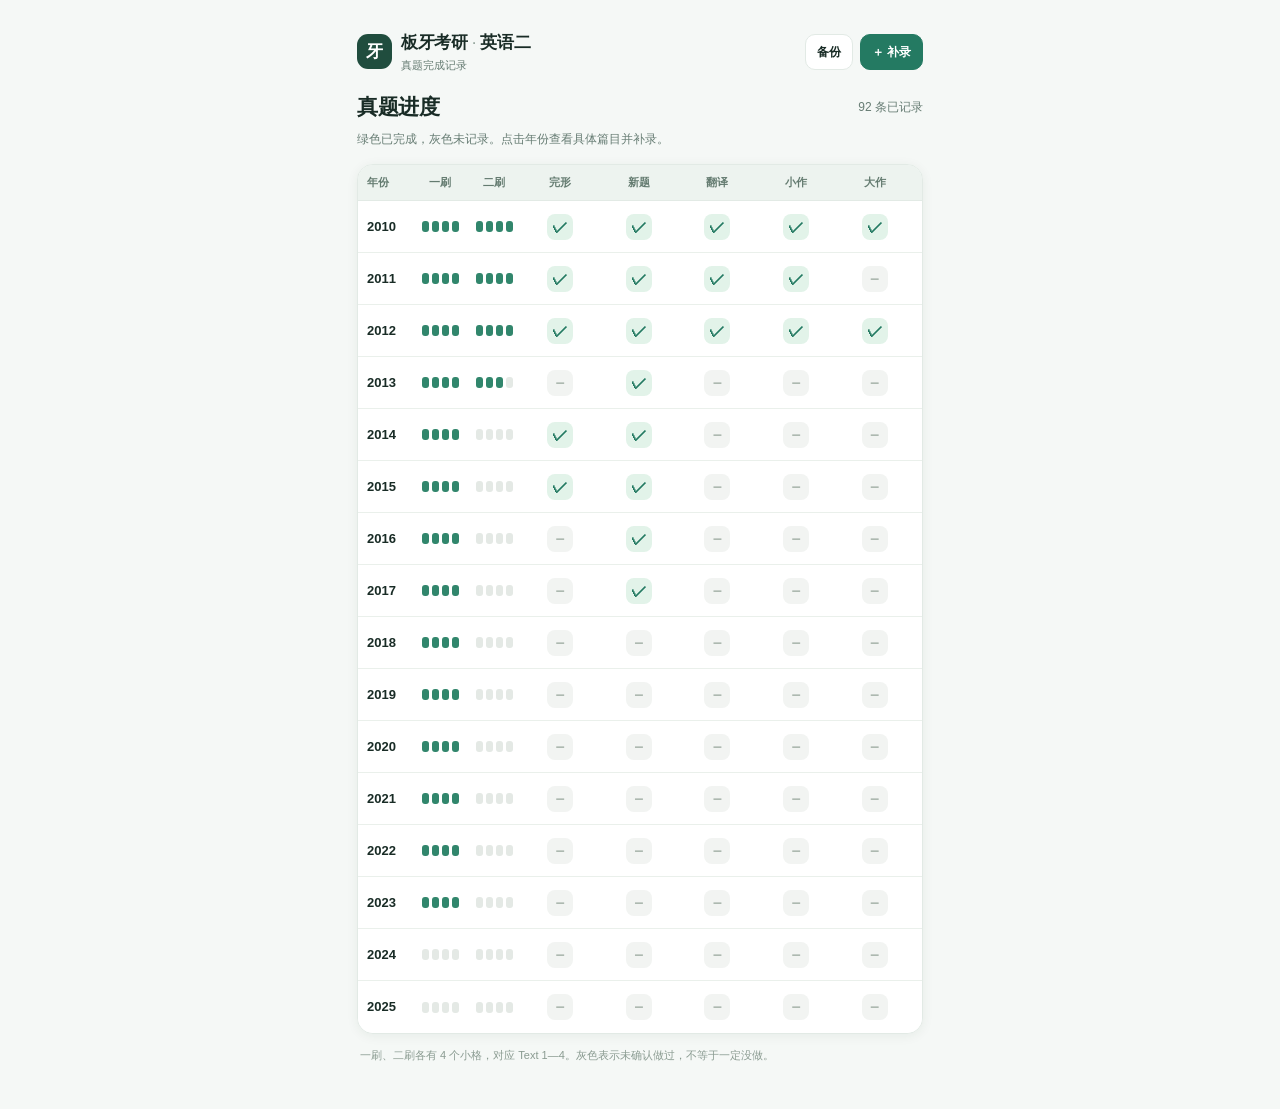
<file: index.html>
<!doctype html>
<html lang="zh-CN">
<head>
<meta charset="utf-8">
<meta name="viewport" content="width=device-width,initial-scale=1,viewport-fit=cover">
<meta name="theme-color" content="#f5f8f6">
<meta name="color-scheme" content="light">
<title>板牙考研 · 英语二真题进度</title>
<link rel="manifest" href="./manifest.webmanifest">
<link rel="icon" type="image/svg+xml" href="./assets/icon.svg">
<style>
:root{--bg:#f5f8f6;--paper:#fff;--ink:#192c26;--muted:#677d74;--line:#e2eae5;--green:#247a62;--green-soft:#e2f3e9;--off:#eff2ef;--shadow:0 2px 12px #173a2510}
*{box-sizing:border-box}
html{min-width:0;-webkit-text-size-adjust:100%}
body{margin:0;min-width:0;background:var(--bg);color:var(--ink);font:14px/1.5 -apple-system,BlinkMacSystemFont,"PingFang SC","Microsoft YaHei",sans-serif;-webkit-tap-highlight-color:transparent}
button,input,select,textarea{font:inherit}button{cursor:pointer;touch-action:manipulation}
button:focus-visible,input:focus-visible,textarea:focus-visible,select:focus-visible{outline:2px solid var(--green);outline-offset:3px}
button:disabled{opacity:.28;cursor:not-allowed}
.app{width:100%;max-width:610px;margin:0 auto;padding:18px 14px calc(36px + env(safe-area-inset-bottom));min-width:0}
.top{display:flex;align-items:center;justify-content:space-between;gap:9px;margin-bottom:20px}
.brandline{display:flex;align-items:center;gap:9px;min-width:0}
.logo{width:35px;height:35px;display:grid;place-items:center;flex:none;border-radius:11px;background:#204d3e;color:#fff;font-weight:800;font-size:17px}
.title{font-size:17px;font-weight:800;letter-spacing:-.4px;white-space:nowrap}
.mini{font-size:11px;color:var(--muted);margin-top:1px}
.actions{display:flex;gap:7px;align-items:center;flex:none}
.small-btn{min-height:36px;border-radius:10px;border:1px solid var(--line);padding:0 11px;background:#fff;color:var(--ink);font-size:12px;font-weight:700}
.small-btn.main{background:var(--green);color:#fff;border-color:var(--green)}
.page-title{display:flex;align-items:center;justify-content:space-between;gap:10px;margin-bottom:10px}
.page-title h1{margin:0;font-size:21px;line-height:1.3;letter-spacing:-.5px}
.count{font-size:12px;color:var(--muted);white-space:nowrap}
.legend{font-size:12px;color:var(--muted);margin:0 0 14px;line-height:1.65}
.matrix{width:100%;min-width:0;border:1px solid var(--line);border-radius:16px;overflow:hidden;background:var(--paper);box-shadow:var(--shadow)}
.matrix-head,.matrix-row{display:grid;grid-template-columns:45px 52px 52px repeat(5,minmax(0,1fr));column-gap:2px;align-items:center;width:100%;min-width:0}
.matrix-head{height:36px;padding:0 9px;background:#edf3ef;border-bottom:1px solid var(--line);color:#647b70;font-size:11px;font-weight:750;text-align:center}
.matrix-head span{min-width:0;white-space:nowrap}
.matrix-head span:first-child{text-align:left}
.matrix-row{padding:0 9px;height:52px;border:0;border-bottom:1px solid #eaf0eb;background:#fff;text-align:center;color:var(--ink);border-radius:0}
.matrix-row:last-child{border-bottom:0}
.matrix-row:hover{background:#f8fbf9}.matrix-row:active{background:#edf6ef}
.matrix-row .yr{font-size:13px;font-weight:790;text-align:left;font-variant-numeric:tabular-nums}
.cel{display:flex;min-width:0;align-items:center;justify-content:center;height:31px}
.dots{display:flex;gap:3px;align-items:center;justify-content:center;min-width:0}
.dots i{display:block;width:7px;height:11px;border-radius:3px;background:#e4e9e5}
.dots i.yes{background:#31866c}
.flag{display:grid;place-items:center;height:26px;width:26px;border-radius:8px;background:#f2f4f2;color:#adb9b0;font-size:16px;font-weight:700}
.flag.yes{background:var(--green-soft);color:var(--green)}
.matrix-hint{font-size:11px;color:#8a9b91;margin:12px 3px 0;line-height:1.65}
.back{background:none;border:none;padding:7px 0;color:var(--green);font-weight:700;font-size:13px;min-height:37px}
.detail-top{display:flex;align-items:center;justify-content:space-between;gap:12px;margin:10px 0 18px}
.detail-top h1{font-size:27px;line-height:1.25;letter-spacing:-.6px;margin:0}
.year-nav{display:flex;gap:7px}
.year-nav button{border:1px solid var(--line);background:white;width:40px;height:40px;border-radius:10px;color:var(--ink);font-size:25px;line-height:1}
.detail-group{background:#fff;border:1px solid var(--line);border-radius:16px;padding:15px;margin:0 0 10px}
.group-head{display:flex;align-items:center;justify-content:space-between;gap:10px;margin-bottom:12px}
.group-head h2{font-size:14px;margin:0;font-weight:780}
.group-head small{font-size:12px;color:var(--muted);font-variant-numeric:tabular-nums}
.exercise-grid{display:grid;grid-template-columns:repeat(4,minmax(0,1fr));gap:7px}
.exercise{min-width:0;min-height:59px;display:flex;align-items:center;justify-content:center;flex-direction:column;gap:3px;border:1px solid #e5eae6;border-radius:11px;background:#fafbf9;color:#8b9d93;padding:6px 3px}
.exercise b{font-size:13px;font-weight:730;color:inherit}
.exercise small{font-size:10px;font-weight:650}
.exercise.done{border-color:#c5e3d4;background:#eaf7ef;color:#26765d}
.exercise-grid.other{grid-template-columns:repeat(3,minmax(0,1fr))}
.exercise-grid.other .exercise{min-height:60px}
.extra-pass summary{cursor:pointer;padding:11px 4px;color:var(--green);font-size:13px;font-weight:750}
.note{font-size:12px;color:var(--muted);line-height:1.65;margin:10px 2px}
.data-card{background:#fff;padding:18px;border-radius:16px;border:1px solid var(--line);margin-bottom:12px}
.data-card h2{font-size:16px;margin:0 0 7px}
.data-card p{margin:0 0 14px;color:var(--muted);font-size:12px;line-height:1.7}
.data-stack{display:grid;gap:9px}
.btn{display:grid;place-items:center;border:1px solid var(--line);min-height:45px;padding:9px 13px;background:#fff;border-radius:11px;font-weight:750;color:var(--ink);font-size:13px}
.btn.main{background:var(--green);border-color:var(--green);color:#fff}
.btn.danger{color:#b4504e;border-color:#f1d6d4}
.btn.light{background:#fff}
.small-note{font-size:11px;color:var(--muted);line-height:1.7}
.overlay{position:fixed;inset:0;background:#0b231ca1;display:flex;align-items:flex-end;justify-content:center;z-index:20}
.overlay[hidden]{display:none}
.sheet{width:100%;max-width:560px;max-height:94dvh;overflow:auto;overscroll-behavior:contain;background:#fff;border-radius:21px 21px 0 0;padding:20px 18px calc(18px + env(safe-area-inset-bottom))}
.sheet-top{display:flex;align-items:center;justify-content:space-between;gap:10px;margin-bottom:12px}
.sheet-top h2{font-size:17px;font-weight:790;margin:0}
.x{border:0;border-radius:9px;background:#edf2ee;width:35px;height:35px;font-size:20px;color:#576b5f}
.form-row{display:grid;grid-template-columns:1fr 1fr;gap:10px}
label{display:block;font-size:12px;font-weight:700;color:#4b6558;margin:10px 0 5px}
.field{width:100%;min-width:0;min-height:43px;border:1px solid #dce5de;border-radius:10px;background:#fff;padding:10px 11px;font-size:16px;color:var(--ink)}
textarea.field{min-height:66px;resize:vertical}
#moreFields{margin:10px 0}
#moreFields summary{font-size:13px;color:var(--green);font-weight:750;cursor:pointer;padding:9px 0}
.form-actions{display:grid;grid-template-columns:1fr 1fr;gap:8px;margin-top:13px}
.form-actions .btn.main{grid-column:1/-1;grid-row:1}
.form-actions .btn{min-width:0}
.preview{font-size:13px;font-weight:720;padding:10px 12px;border-radius:11px;background:#edf7f0;color:#356d52}
.toast{position:fixed;z-index:40;bottom:calc(20px + env(safe-area-inset-bottom));left:50%;transform:translateX(-50%);background:#243d31;color:#fff;display:flex;gap:14px;align-items:center;white-space:nowrap;max-width:95vw;border-radius:12px;box-shadow:0 8px 25px #0003;padding:11px 14px;font-size:12px}
.toast button{border:0;background:none;color:#bdf2cd;font-weight:800;padding:3px}
@media(min-width:760px){.app{padding:30px 22px 45px}.sheet{border-radius:21px;align-self:center;padding:25px}.overlay{padding:20px}}
@media(max-width:365px){
.app{padding:14px 9px calc(28px + env(safe-area-inset-bottom))}
.matrix-head,.matrix-row{grid-template-columns:43px 46px 46px repeat(5,minmax(0,1fr));column-gap:1px;padding-left:6px;padding-right:6px}
.matrix-head{font-size:10px}.matrix-row .yr{font-size:12px}.dots{gap:2px}.dots i{width:6px;height:10px}.flag{height:24px;width:23px;border-radius:7px}
.title{font-size:16px}.small-btn{padding:0 9px}.detail-group{padding:12px}
}
@media(prefers-reduced-motion:reduce){*{scroll-behavior:auto!important;transition:none!important}}
</style>
</head>
<body>
<script type="application/json" id="seed-data">{"schema":2,"updatedAt":"2026-11-09T00:00:00+08:00","items":{"en:reading:2010:1:1":{"type":"reading","year":2010,"done":true,"score":null,"minutes":null,"date":null,"note":"","pass":1,"text":1},"en:reading:2010:1:2":{"type":"reading","year":2010,"done":true,"score":null,"minutes":null,"date":null,"note":"","pass":1,"text":2},"en:reading:2010:1:3":{"type":"reading","year":2010,"done":true,"score":null,"minutes":null,"date":null,"note":"","pass":1,"text":3},"en:reading:2010:1:4":{"type":"reading","year":2010,"done":true,"score":null,"minutes":null,"date":null,"note":"","pass":1,"text":4},"en:reading:2011:1:1":{"type":"reading","year":2011,"done":true,"score":null,"minutes":null,"date":null,"note":"","pass":1,"text":1},"en:reading:2011:1:2":{"type":"reading","year":2011,"done":true,"score":null,"minutes":null,"date":null,"note":"","pass":1,"text":2},"en:reading:2011:1:3":{"type":"reading","year":2011,"done":true,"score":null,"minutes":null,"date":null,"note":"","pass":1,"text":3},"en:reading:2011:1:4":{"type":"reading","year":2011,"done":true,"score":null,"minutes":null,"date":null,"note":"","pass":1,"text":4},"en:reading:2012:1:1":{"type":"reading","year":2012,"done":true,"score":null,"minutes":null,"date":null,"note":"","pass":1,"text":1},"en:reading:2012:1:2":{"type":"reading","year":2012,"done":true,"score":null,"minutes":null,"date":null,"note":"","pass":1,"text":2},"en:reading:2012:1:3":{"type":"reading","year":2012,"done":true,"score":null,"minutes":null,"date":null,"note":"","pass":1,"text":3},"en:reading:2012:1:4":{"type":"reading","year":2012,"done":true,"score":null,"minutes":null,"date":null,"note":"","pass":1,"text":4},"en:reading:2013:1:1":{"type":"reading","year":2013,"done":true,"score":null,"minutes":null,"date":null,"note":"","pass":1,"text":1},"en:reading:2013:1:2":{"type":"reading","year":2013,"done":true,"score":null,"minutes":null,"date":null,"note":"","pass":1,"text":2},"en:reading:2013:1:3":{"type":"reading","year":2013,"done":true,"score":null,"minutes":null,"date":null,"note":"","pass":1,"text":3},"en:reading:2013:1:4":{"type":"reading","year":2013,"done":true,"score":null,"minutes":null,"date":null,"note":"","pass":1,"text":4},"en:reading:2014:1:1":{"type":"reading","year":2014,"done":true,"score":null,"minutes":null,"date":null,"note":"","pass":1,"text":1},"en:reading:2014:1:2":{"type":"reading","year":2014,"done":true,"score":null,"minutes":null,"date":null,"note":"","pass":1,"text":2},"en:reading:2014:1:3":{"type":"reading","year":2014,"done":true,"score":null,"minutes":null,"date":null,"note":"","pass":1,"text":3},"en:reading:2014:1:4":{"type":"reading","year":2014,"done":true,"score":null,"minutes":null,"date":null,"note":"","pass":1,"text":4},"en:reading:2015:1:1":{"type":"reading","year":2015,"done":true,"score":null,"minutes":null,"date":null,"note":"","pass":1,"text":1},"en:reading:2015:1:2":{"type":"reading","year":2015,"done":true,"score":null,"minutes":null,"date":null,"note":"","pass":1,"text":2},"en:reading:2015:1:3":{"type":"reading","year":2015,"done":true,"score":null,"minutes":null,"date":null,"note":"","pass":1,"text":3},"en:reading:2015:1:4":{"type":"reading","year":2015,"done":true,"score":null,"minutes":null,"date":null,"note":"","pass":1,"text":4},"en:reading:2016:1:1":{"type":"reading","year":2016,"done":true,"score":null,"minutes":null,"date":null,"note":"","pass":1,"text":1},"en:reading:2016:1:2":{"type":"reading","year":2016,"done":true,"score":null,"minutes":null,"date":null,"note":"","pass":1,"text":2},"en:reading:2016:1:3":{"type":"reading","year":2016,"done":true,"score":null,"minutes":null,"date":null,"note":"","pass":1,"text":3},"en:reading:2016:1:4":{"type":"reading","year":2016,"done":true,"score":null,"minutes":null,"date":null,"note":"","pass":1,"text":4},"en:reading:2017:1:1":{"type":"reading","year":2017,"done":true,"score":null,"minutes":null,"date":null,"note":"","pass":1,"text":1},"en:reading:2017:1:2":{"type":"reading","year":2017,"done":true,"score":null,"minutes":null,"date":null,"note":"","pass":1,"text":2},"en:reading:2017:1:3":{"type":"reading","year":2017,"done":true,"score":null,"minutes":null,"date":null,"note":"","pass":1,"text":3},"en:reading:2017:1:4":{"type":"reading","year":2017,"done":true,"score":null,"minutes":null,"date":null,"note":"","pass":1,"text":4},"en:reading:2018:1:1":{"type":"reading","year":2018,"done":true,"score":null,"minutes":null,"date":null,"note":"","pass":1,"text":1},"en:reading:2018:1:2":{"type":"reading","year":2018,"done":true,"score":null,"minutes":null,"date":null,"note":"","pass":1,"text":2},"en:reading:2018:1:3":{"type":"reading","year":2018,"done":true,"score":null,"minutes":null,"date":null,"note":"","pass":1,"text":3},"en:reading:2018:1:4":{"type":"reading","year":2018,"done":true,"score":null,"minutes":null,"date":null,"note":"","pass":1,"text":4},"en:reading:2019:1:1":{"type":"reading","year":2019,"done":true,"score":null,"minutes":null,"date":null,"note":"","pass":1,"text":1},"en:reading:2019:1:2":{"type":"reading","year":2019,"done":true,"score":null,"minutes":null,"date":null,"note":"","pass":1,"text":2},"en:reading:2019:1:3":{"type":"reading","year":2019,"done":true,"score":null,"minutes":null,"date":null,"note":"","pass":1,"text":3},"en:reading:2019:1:4":{"type":"reading","year":2019,"done":true,"score":null,"minutes":null,"date":null,"note":"","pass":1,"text":4},"en:reading:2020:1:1":{"type":"reading","year":2020,"done":true,"score":null,"minutes":null,"date":null,"note":"","pass":1,"text":1},"en:reading:2020:1:2":{"type":"reading","year":2020,"done":true,"score":null,"minutes":null,"date":null,"note":"","pass":1,"text":2},"en:reading:2020:1:3":{"type":"reading","year":2020,"done":true,"score":null,"minutes":null,"date":null,"note":"","pass":1,"text":3},"en:reading:2020:1:4":{"type":"reading","year":2020,"done":true,"score":null,"minutes":null,"date":null,"note":"","pass":1,"text":4},"en:reading:2021:1:1":{"type":"reading","year":2021,"done":true,"score":null,"minutes":null,"date":null,"note":"","pass":1,"text":1},"en:reading:2021:1:2":{"type":"reading","year":2021,"done":true,"score":null,"minutes":null,"date":null,"note":"","pass":1,"text":2},"en:reading:2021:1:3":{"type":"reading","year":2021,"done":true,"score":null,"minutes":null,"date":null,"note":"","pass":1,"text":3},"en:reading:2021:1:4":{"type":"reading","year":2021,"done":true,"score":null,"minutes":null,"date":null,"note":"","pass":1,"text":4},"en:reading:2022:1:1":{"type":"reading","year":2022,"done":true,"score":null,"minutes":null,"date":null,"note":"","pass":1,"text":1},"en:reading:2022:1:2":{"type":"reading","year":2022,"done":true,"score":null,"minutes":null,"date":null,"note":"","pass":1,"text":2},"en:reading:2022:1:3":{"type":"reading","year":2022,"done":true,"score":null,"minutes":null,"date":null,"note":"","pass":1,"text":3},"en:reading:2022:1:4":{"type":"reading","year":2022,"done":true,"score":null,"minutes":null,"date":null,"note":"","pass":1,"text":4},"en:reading:2023:1:1":{"type":"reading","year":2023,"done":true,"score":null,"minutes":null,"date":null,"note":"","pass":1,"text":1},"en:reading:2023:1:2":{"type":"reading","year":2023,"done":true,"score":null,"minutes":null,"date":null,"note":"","pass":1,"text":2},"en:reading:2023:1:3":{"type":"reading","year":2023,"done":true,"score":null,"minutes":null,"date":null,"note":"","pass":1,"text":3},"en:reading:2023:1:4":{"type":"reading","year":2023,"done":true,"score":null,"minutes":null,"date":null,"note":"","pass":1,"text":4},"en:reading:2010:2:1":{"type":"reading","year":2010,"done":true,"score":null,"minutes":null,"date":null,"note":"","pass":2,"text":1},"en:reading:2010:2:2":{"type":"reading","year":2010,"done":true,"score":null,"minutes":null,"date":null,"note":"","pass":2,"text":2},"en:reading:2010:2:3":{"type":"reading","year":2010,"done":true,"score":null,"minutes":null,"date":null,"note":"","pass":2,"text":3},"en:reading:2010:2:4":{"type":"reading","year":2010,"done":true,"score":null,"minutes":null,"date":null,"note":"","pass":2,"text":4},"en:reading:2011:2:1":{"type":"reading","year":2011,"done":true,"score":null,"minutes":null,"date":null,"note":"","pass":2,"text":1},"en:reading:2011:2:2":{"type":"reading","year":2011,"done":true,"score":null,"minutes":null,"date":null,"note":"","pass":2,"text":2},"en:reading:2011:2:3":{"type":"reading","year":2011,"done":true,"score":null,"minutes":null,"date":null,"note":"","pass":2,"text":3},"en:reading:2011:2:4":{"type":"reading","year":2011,"done":true,"score":6,"minutes":null,"date":"2026-10-16","note":"错2题；由每篇5题、总分10分换算","pass":2,"text":4},"en:reading:2012:2:1":{"type":"reading","year":2012,"done":true,"score":2,"minutes":40,"date":"2026-10-20","note":"","pass":2,"text":1},"en:reading:2012:2:2":{"type":"reading","year":2012,"done":true,"score":null,"minutes":10,"date":"2026-10-21","note":"","pass":2,"text":2},"en:reading:2012:2:3":{"type":"reading","year":2012,"done":true,"score":8,"minutes":20,"date":"2026-10-22","note":"","pass":2,"text":3},"en:reading:2012:2:4":{"type":"reading","year":2012,"done":true,"score":null,"minutes":null,"date":null,"note":"","pass":2,"text":4},"en:reading:2013:2:1":{"type":"reading","year":2013,"done":true,"score":10,"minutes":null,"date":null,"note":"","pass":2,"text":1},"en:reading:2013:2:2":{"type":"reading","year":2013,"done":true,"score":6,"minutes":null,"date":null,"note":"","pass":2,"text":2},"en:reading:2013:2:3":{"type":"reading","year":2013,"done":true,"score":8,"minutes":null,"date":null,"note":"","pass":2,"text":3},"en:cloze:2010":{"type":"cloze","year":2010,"done":true,"score":5.5,"minutes":null,"date":null,"note":""},"en:cloze:2011":{"type":"cloze","year":2011,"done":true,"score":7.5,"minutes":null,"date":null,"note":""},"en:cloze:2012":{"type":"cloze","year":2012,"done":true,"score":5,"minutes":null,"date":null,"note":""},"en:cloze:2014":{"type":"cloze","year":2014,"done":true,"score":8.5,"minutes":17,"date":"2026-10-20","note":""},"en:cloze:2015":{"type":"cloze","year":2015,"done":true,"score":7,"minutes":null,"date":"2026-10-22","note":""},"en:newtype:2010":{"type":"newtype","year":2010,"done":true,"score":6,"minutes":null,"date":null,"note":""},"en:newtype:2011":{"type":"newtype","year":2011,"done":true,"score":4,"minutes":null,"date":null,"note":""},"en:newtype:2012":{"type":"newtype","year":2012,"done":true,"score":null,"minutes":null,"date":null,"note":"完成已确认；历史记录中的错题数有冲突，因此暂不填分"},"en:newtype:2013":{"type":"newtype","year":2013,"done":true,"score":6,"minutes":null,"date":null,"note":""},"en:newtype:2014":{"type":"newtype","year":2014,"done":true,"score":8,"minutes":null,"date":"2026-10-16","note":""},"en:newtype:2015":{"type":"newtype","year":2015,"done":true,"score":10,"minutes":null,"date":null,"note":"5题全对"},"en:newtype:2016":{"type":"newtype","year":2016,"done":true,"score":10,"minutes":null,"date":null,"note":""},"en:newtype:2017":{"type":"newtype","year":2017,"done":true,"score":10,"minutes":null,"date":null,"note":""},"en:translation:2010":{"type":"translation","year":2010,"done":true,"score":null,"minutes":null,"date":null,"note":""},"en:translation:2011":{"type":"translation","year":2011,"done":true,"score":null,"minutes":null,"date":null,"note":""},"en:translation:2012":{"type":"translation","year":2012,"done":true,"score":null,"minutes":20,"date":"2026-10-22","note":""},"en:small:2010":{"type":"small","year":2010,"done":true,"score":null,"minutes":null,"date":null,"note":""},"en:small:2011":{"type":"small","year":2011,"done":true,"score":null,"minutes":20,"date":"2026-10-16","note":""},"en:small:2012":{"type":"small","year":2012,"done":true,"score":null,"minutes":null,"date":"2026-10-20","note":""},"en:large:2010":{"type":"large","year":2010,"done":true,"score":null,"minutes":null,"date":null,"note":""},"en:large:2012":{"type":"large","year":2012,"done":true,"score":null,"minutes":null,"date":"2026-10-29","note":"已独立成篇并修改"}},"meta":{"baseline":"此前聊天中明确确认的已完成进度；不把计划当已完成","earlierReading":"2005—2009 年阅读练习一刷也做过（不计入英语二年份统计）","uncertain":"2013年完形等存在相互矛盾的历史信息，暂不计已完成；2013年大作文只确认安排过，未确认实际完成。"}}</script>
<div class="app">
<header class="top">
<div class="brandline"><span class="logo" aria-hidden="true">牙</span><div><div class="title">板牙考研 <span style="font-weight:500;color:#91a39a">·</span> 英语二</div><div class="mini">真题完成记录</div></div></div>
<div class="actions"><button class="small-btn" id="backupBtn">备份</button><button class="small-btn main" id="addBtn">＋ 补录</button></div>
</header>
<main id="view"></main>
</div>
<div class="overlay" id="overlay" hidden><section class="sheet" role="dialog" aria-modal="true" aria-labelledby="dialogTitle">
<div class="sheet-top"><h2 id="dialogTitle">补录完成情况</h2><button class="x" id="closeDialog" aria-label="关闭">×</button></div>
<form id="form">
<div id="preview" class="preview"></div>
<div id="choices">
<div class="form-row"><div><label for="fYear">年份</label><select class="field" id="fYear"></select></div><div><label for="fType">题型</label><select class="field" id="fType"><option value="reading">阅读</option><option value="cloze">完形</option><option value="newtype">新题型</option><option value="translation">翻译</option><option value="small">小作文</option><option value="large">大作文</option></select></div></div>
<div class="form-row" id="readingChoices"><div><label for="fPass">第几刷</label><select class="field" id="fPass"><option value="1">一刷</option><option value="2">二刷</option><option value="3">三刷</option></select></div><div><label for="fText">文章</label><select class="field" id="fText"><option value="1">Text 1</option><option value="2">Text 2</option><option value="3">Text 3</option><option value="4">Text 4</option></select></div></div>
</div>
<details id="moreFields"><summary>分数、日期和备注（可不填）</summary>
<div class="form-row"><div><label for="fScore">得分 /10</label><input class="field" id="fScore" type="number" min="0" max="10" step="0.5" inputmode="decimal" placeholder="如 8.5"></div><div><label for="fMinutes">用时（分钟）</label><input class="field" id="fMinutes" type="number" min="1" max="999" inputmode="numeric" placeholder="选填"></div></div>
<label for="fDate">完成日期</label><input class="field" id="fDate" type="date">
<label for="fNote">备注</label><textarea class="field" id="fNote" rows="2" placeholder="选填"></textarea>
</details>
<div class="form-actions"><button class="btn danger" type="button" id="deleteBtn">删除记录</button><button class="btn light" type="button" id="cancelBtn">取消</button><button class="btn main" type="submit" id="submitBtn">标记已完成</button></div>
</form>
</section></div>
<input type="file" id="fileInput" accept=".json,.html,.htm,application/json,text/html" hidden>
<script>
(function(){
'use strict';
var $=function(id){return document.getElementById(id)};
var TYPES=[['cloze','完形'],['newtype','新题'],['translation','翻译'],['small','小作'],['large','大作']];
var YEARS=Array.from({length:16},function(_,i){return 2010+i});
var KEY='banya-offline-learning-archive-v2'+(document.documentElement.getAttribute('data-archive-id')?'-'+document.documentElement.getAttribute('data-archive-id'):'');
var CLOUD_KEY='banya-archive-published-base-v2';
var original=JSON.parse($('seed-data').textContent);
function keyFor(type,year,pass,text){return type==='reading'?'en:reading:'+year+':'+pass+':'+text:'en:'+type+':'+year}
function clone(x){return JSON.parse(JSON.stringify(x))}
function validate(src){
 if(!src||src.schema!==2||!src.items||typeof src.items!=='object'||Array.isArray(src.items))throw Error('不是有效的学习档案');
 var clean={schema:2,updatedAt:src.updatedAt||'',items:{},meta:Object.assign({},original.meta,src.meta||{})};
 Object.entries(src.items).forEach(function(entry){
  var k=entry[0],v=entry[1];if(!v||v.done!==true||!/^en:(reading|cloze|newtype|translation|small|large):\d{4}(?::[123]:[1-4])?$/.test(k))return;
  var y=Number(v.year),t=v.type,p=Number(v.pass),n=Number(v.text);
  if(y<2005||y>2026||!['reading','cloze','newtype','translation','small','large'].includes(t)||k!==keyFor(t,y,p,n))return;
  var sc=v.score==null||v.score===''?null:Number(v.score);
  if(sc!==null&&(!Number.isFinite(sc)||sc<0||sc>10))sc=null;
  var m=v.minutes==null||v.minutes===''?null:Number(v.minutes);
  if(!Number.isFinite(m)||m<1||m>999)m=null;
  clean.items[k]={type:t,year:y,done:true,score:sc,minutes:m,date:typeof v.date==='string'?v.date.slice(0,10):null,note:String(v.note||'').slice(0,1500)};
  if(t==='reading'){clean.items[k].pass=p;clean.items[k].text=n}
 });
 return clean;
}
var state,storageOK=true;
try{var saved=localStorage.getItem(KEY);state=saved?validate(JSON.parse(saved)):validate(original)}catch(_){state=validate(original);storageOK=false}
var page='list',selectedYear=2013,editingKey=null,toastTimer=null,undoAction=null,lastScroll=0,previousFocus=null,choiceMode=false;
function record(t,y,p,n){return state.items[keyFor(t,y,p,n)]}
function numRead(y,p){var n=0;for(var i=1;i<=4;i++)if(record('reading',y,p,i))n++;return n}
function numOther(y){return TYPES.filter(function(t){return !!record(t[0],y)}).length}
function scoreText(r){return r.score!==null?r.score+'/10':'已做'}
function count(){return Object.keys(state.items).length}
function esc(s){return String(s==null?'':s).replace(/[&<>"']/g,function(c){return {'&':'&amp;','<':'&lt;','>':'&gt;','"':'&quot;',"'":'&#39;'}[c]})}
function dots(y,p){
 var out='<span class="cel dots" aria-label="'+y+'年阅读'+p+'刷已完成'+numRead(y,p)+'篇">';
 for(var i=1;i<=4;i++)out+='<i class="'+(record('reading',y,p,i)?'yes':'')+'"></i>';
 return out+'</span>';
}
function flag(t,y){
 return '<span class="cel"><span class="flag '+(record(t,y)?'yes':'')+'">'+(record(t,y)?'✓':'–')+'</span></span>';
}
function renderList(){
 var result='<div class="page-title"><h1>真题进度</h1><span class="count">'+count()+' 条已记录</span></div>';
 result+='<p class="legend">绿色已完成，灰色未记录。点击年份查看具体篇目并补录。</p>';
 result+='<div class="matrix" role="group" aria-label="英语二按年份、题型的完成进度">';
 result+='<div class="matrix-head"><span>年份</span><span>一刷</span><span>二刷</span><span>完形</span><span>新题</span><span>翻译</span><span>小作</span><span>大作</span></div>';
 YEARS.forEach(function(y){
  var label=y+'年，阅读一刷'+numRead(y,1)+'篇，阅读二刷'+numRead(y,2)+'篇，其他题型'+numOther(y)+'项，打开详情';
  result+='<button type="button" class="matrix-row" data-year="'+y+'" aria-label="'+label+'"><span class="yr">'+y+'</span>'+dots(y,1)+dots(y,2)+TYPES.map(function(t){return flag(t[0],y)}).join('')+'</button>';
 });
 result+='</div><p class="matrix-hint">一刷、二刷各有 4 个小格，对应 Text 1—4。灰色表示未确认做过，不等于一定没做。</p>';
 return result;
}
function exercise(t,y,p,n,title){
 var k=keyFor(t,y,p,n),r=state.items[k],caption=r?(r.score!==null?r.score+'/10':'✓ 已做'):'＋ 未做';
 return '<button type="button" class="exercise '+(r?'done':'')+'" data-key="'+k+'" aria-label="'+y+'年'+title+'：'+(r?'已完成':'未记录')+'"><b>'+title+'</b><small>'+caption+'</small></button>';
}
function readingGroup(y,p){
 var countNow=numRead(y,p),parts='';
 for(var i=1;i<=4;i++)parts+=exercise('reading',y,p,i,'Text '+i);
 return '<section class="detail-group"><div class="group-head"><h2>阅读 · '+p+'刷</h2><small>'+countNow+' / 4</small></div><div class="exercise-grid">'+parts+'</div></section>';
}
function renderYear(y){
 var s='<button type="button" class="back" id="backBtn">‹ 全部年份</button>';
 s+='<div class="detail-top"><h1>'+y+' 年真题</h1><div class="year-nav"><button data-neighbor="'+(y-1)+'" '+(y<=2010?'disabled':'')+' aria-label="上一年">‹</button><button data-neighbor="'+(y+1)+'" '+(y>=2025?'disabled':'')+' aria-label="下一年">›</button></div></div>';
 s+=readingGroup(y,1)+readingGroup(y,2);
 s+='<section class="detail-group"><div class="group-head"><h2>其他题型</h2><small>'+numOther(y)+' / 5</small></div><div class="exercise-grid other">';
 TYPES.forEach(function(t){var title={'cloze':'完形','newtype':'新题型','translation':'翻译','small':'小作文','large':'大作文'}[t[0]];s+=exercise(t[0],y,0,0,title)});
 s+='</div></section>';
 var three=numRead(y,3);
 s+='<details class="extra-pass" '+(three?'open':'')+'><summary>阅读三刷'+(three?' · '+three+'/4':'（如有）')+'</summary>'+readingGroup(y,3)+'</details>';
 s+='<p class="note">点「＋ 未做」直接标记完成；点绿色「已做」可编辑分数、备注或删除。</p>';
 return s;
}
function renderData(){
 return '<button class="back" id="backBtn">‹ 返回进度</button><div class="page-title"><h1>备份档案</h1></div>'+
 '<section class="data-card"><h2>保存当前记录</h2><p>当前共 '+count()+' 条。补录自动存到本机浏览器；换手机或清理浏览器前请导出备份。</p><div class="data-stack"><button class="btn main" id="saveJson">下载备份文件（JSON）</button><button class="btn" id="loadJson">导入备份文件</button><button class="btn" id="saveHtml">导出独立离线网页</button></div></section>'+
 '<p class="small-note">网页可离线打开。联网时可以获取 GitHub 上新发布的记录，本机修改不会自动上传。备份不要误分享。</p>';
}
function render(){
 $('view').innerHTML=page==='list'?renderList():page==='year'?renderYear(selectedYear):renderData();
 $('backupBtn').setAttribute('aria-current',page==='data'?'page':'false');
}
function view(next,y){
 if(page==='list')lastScroll=window.scrollY||0;
 page=next;if(typeof y==='number')selectedYear=y;
 try{history.pushState({banya:true,page:page,year:selectedYear},'',location.pathname+location.search+'#'+(page==='year'?'year-'+selectedYear:page))}catch(_){}
 render();window.scrollTo(0,0);
}
function goBack(){
 if(page==='list')return;
 page='list';
 try{history.pushState({banya:true,page:'list',year:selectedYear},'',location.pathname+location.search+'#list')}catch(_){}
 render();window.scrollTo(0,lastScroll);
}
window.addEventListener('popstate',function(e){
 if(!e.state||!e.state.banya){page='list'}else{page=e.state.page;selectedYear=e.state.year||2013}
 render();window.scrollTo(0,page==='list'?lastScroll:0);
});
function save(notify){
 state.updatedAt=new Date().toISOString();
 try{localStorage.setItem(KEY,JSON.stringify(state));storageOK=true}catch(_){storageOK=false}
 render();
 if(notify)toast(storageOK?'已保存':'存储受限，请导出备份');
}
function toast(message,undo){
 var old=document.querySelector('.toast');if(old)old.remove();
 if(toastTimer)clearTimeout(toastTimer);
 var box=document.createElement('div');box.className='toast';
 var span=document.createElement('span');span.textContent=message;box.appendChild(span);
 if(undo){var b=document.createElement('button');b.type='button';b.textContent='撤销';b.addEventListener('click',function(){box.remove();undo();});box.appendChild(b)}
 document.body.appendChild(box);toastTimer=setTimeout(function(){box.remove()},3500);
}
function parseKey(k){var m=k.match(/^en:(reading|cloze|newtype|translation|small|large):(\d{4})(?::([123]):([1-4]))?$/);return m?{type:m[1],year:Number(m[2]),pass:Number(m[3]||1),text:Number(m[4]||1)}:null}
function blank(t,y,p,n){var v={type:t,year:y,done:true,score:null,minutes:null,date:null,note:''};if(t==='reading'){v.pass=p;v.text=n}return v}
function quickDone(k){
 var x=parseKey(k);if(!x)return;
 if(state.items[k]){openEditor(k,false);return}
 state.items[k]=blank(x.type,x.year,x.pass,x.text);save(false);
 toast('已标记完成',function(){if(state.items[k]&&state.items[k].score===null&&state.items[k].note===''){delete state.items[k];save(false);toast('已撤销')}})
}
function setReading(){ $('readingChoices').style.display=$('fType').value==='reading'?'grid':'none'}
function openEditor(k,standalone){
 previousFocus=document.activeElement;choiceMode=!!standalone;editingKey=k||null;
 var x=parseKey(k||'')||{type:'reading',year:selectedYear,pass:2,text:1};
 var r=k?state.items[k]:null;
 $('dialogTitle').textContent=r?'编辑已完成记录':'补录已完成内容';
 $('choices').style.display=standalone?'block':'none';
 $('fYear').value=String(x.year);$('fType').value=x.type;$('fPass').value=String(x.pass);$('fText').value=String(x.text);
 $('preview').textContent=standalone?'选择已经做完的真题':x.year+' 年 · '+(x.type==='reading'?'阅读 '+x.pass+'刷 Text '+x.text:({'cloze':'完形','newtype':'新题型','translation':'翻译','small':'小作文','large':'大作文'}[x.type]));
 $('fScore').value=r&&r.score!==null?r.score:'';
 $('fMinutes').value=r&&r.minutes!==null?r.minutes:'';
 $('fDate').value=r&&r.date?r.date:'';
 $('fNote').value=r?r.note:'';
 $('moreFields').open=Boolean(r&&(r.score!==null||r.minutes!==null||r.date||r.note));
 $('deleteBtn').style.visibility=r?'visible':'hidden';
 $('submitBtn').textContent=r?'保存修改':'标记已完成';
 setReading();$('overlay').hidden=false;document.body.style.overflow='hidden';
}
function closeEditor(){
 $('overlay').hidden=true;document.body.style.overflow='';
 if(previousFocus&&previousFocus.isConnected)previousFocus.focus({preventScroll:true});
 previousFocus=null;
}
function download(name,body,type){
 var blob=new Blob([body],{type:type}),url=URL.createObjectURL(blob),a=document.createElement('a');
 a.href=url;a.download=name;document.body.appendChild(a);a.click();a.remove();setTimeout(function(){URL.revokeObjectURL(url)},30000);
}
function slug(){var x=new Date();return x.getFullYear()+String(x.getMonth()+1).padStart(2,'0')+String(x.getDate()).padStart(2,'0')}
function exportJson(){download('板牙考研-进度-'+slug()+'.json',JSON.stringify(state,null,2),'application/json;charset=utf-8');toast('已开始下载备份')}
function exportHtml(){
 var c=document.documentElement.cloneNode(true);
 c.setAttribute('data-archive-id','snapshot-'+Date.now().toString(36));
 c.querySelector('#seed-data').textContent=JSON.stringify(state).replace(/</g,'\\u003c');
 var overlay=c.querySelector('#overlay');overlay.setAttribute('hidden','');
 c.querySelector('#view').innerHTML='';
 download('板牙考研-离线档案-'+slug()+'.html','<!doctype html>\n'+c.outerHTML,'text/html;charset=utf-8');
 toast('已开始下载离线网页');
}
function applyImport(file){
 if(!file)return;
 if(file.size>10*1024*1024){toast('文件过大');return}
 file.text().then(function(raw){
  var value;
  if(/^\s*<(?:!doctype|html)/i.test(raw)){
   var doc=new DOMParser().parseFromString(raw,'text/html'),seed=doc.getElementById('seed-data');
   if(!seed)throw Error('未找到档案');
   value=JSON.parse(seed.textContent);
  }else value=JSON.parse(raw);
  var result=validate(value);
  if(!confirm('导入会替换本机目前的记录，确认导入？'))return;
  state=result;save(false);toast('备份已恢复');
 }).catch(function(err){alert('导入失败：'+(err.message||'格式错误'))}).finally(function(){$('fileInput').value=''});
}
for(var y=2005;y<=2026;y++){var opt=document.createElement('option');opt.value=y;opt.textContent=y;$('fYear').appendChild(opt)}
$('fType').addEventListener('change',setReading);
$('backupBtn').addEventListener('click',function(){view('data')});
$('addBtn').addEventListener('click',function(){openEditor(null,true)});
$('closeDialog').addEventListener('click',closeEditor);
$('cancelBtn').addEventListener('click',closeEditor);
$('overlay').addEventListener('click',function(e){if(e.target===$('overlay'))closeEditor()});
document.addEventListener('keydown',function(e){if(e.key==='Escape'&&!$('overlay').hidden)closeEditor()});
$('view').addEventListener('click',function(e){
 var t=e.target.closest('[data-year],[data-neighbor],[data-key],#backBtn,#saveJson,#loadJson,#saveHtml');
 if(!t)return;
 if(t.dataset.year){view('year',Number(t.dataset.year));return}
 if(t.dataset.neighbor){var v=Number(t.dataset.neighbor);if(v>=2010&&v<=2025)view('year',v);return}
 if(t.dataset.key){quickDone(t.dataset.key);return}
 if(t.id==='backBtn'){goBack();return}
 if(t.id==='saveJson'){exportJson();return}
 if(t.id==='loadJson'){$('fileInput').click();return}
 if(t.id==='saveHtml'){exportHtml();return}
});
$('form').addEventListener('submit',function(e){
 e.preventDefault();
 var x=choiceMode?{type:$('fType').value,year:Number($('fYear').value),pass:Number($('fPass').value),text:Number($('fText').value)}:parseKey(editingKey);
 if(!x)return;
 var k=keyFor(x.type,x.year,x.pass,x.text),sc=$('fScore').value.trim(),minutes=$('fMinutes').value.trim();
 if(sc!==''&&(!Number.isFinite(Number(sc))||Number(sc)<0||Number(sc)>10)){toast('分数应在 0—10 之间');return}
 if(minutes!==''&&(!Number.isInteger(Number(minutes))||Number(minutes)<1||Number(minutes)>999)){toast('用时应在 1—999 分钟');return}
 if(state.items[k]&&k!==editingKey&&!confirm('已有该题记录，确认覆盖？'))return;
 var value=blank(x.type,x.year,x.pass,x.text);
 value.score=sc===''?null:Number(sc);value.minutes=minutes===''?null:Number(minutes);value.date=$('fDate').value||null;value.note=$('fNote').value.slice(0,1500);
 if(editingKey&&editingKey!==k)delete state.items[editingKey];
 state.items[k]=value;closeEditor();save(true);
});
$('deleteBtn').addEventListener('click',function(){
 if(!editingKey||!state.items[editingKey])return;
 if(!confirm('确定删除这条完成记录？'))return;
 delete state.items[editingKey];closeEditor();save(true);
});
$('fileInput').addEventListener('change',function(e){applyImport(e.target.files&&e.target.files[0])});
async function publishedUpdate(){
 if(location.protocol!=='https:'||document.documentElement.hasAttribute('data-archive-id'))return;
 try{
  var response=await fetch('./data/progress.json?v='+Date.now(),{cache:'no-store'});
  if(!response.ok)return;
  var published=validate(await response.json()),base;
  try{var v=localStorage.getItem(CLOUD_KEY);base=v?validate(JSON.parse(v)):validate(original)}catch(_){base=validate(original)}
  var same=function(a,b){return JSON.stringify(a)===JSON.stringify(b)};
  var changed=false,keys=new Set(Object.keys(base.items).concat(Object.keys(published.items)));
  keys.forEach(function(k){
   var before=base.items[k],after=published.items[k];
   if(!same(before,after)&&same(state.items[k],before)){
    if(after===undefined)delete state.items[k];else state.items[k]=after;changed=true;
   }
  });
  try{localStorage.setItem(CLOUD_KEY,JSON.stringify(published))}catch(_){}
  if(changed){save(false);toast('已获取最新发布记录')}
 }catch(_){}
}
try{history.replaceState({banya:true,page:'list',year:selectedYear},'',location.href)}catch(_){}
render();publishedUpdate();
document.addEventListener('visibilitychange',function(){if(!document.hidden)publishedUpdate()});
window.addEventListener('online',publishedUpdate);
if('serviceWorker' in navigator&&location.protocol==='https:')navigator.serviceWorker.register('./sw.js').catch(function(){});
})();
</script>
</body>
</html>
</file>
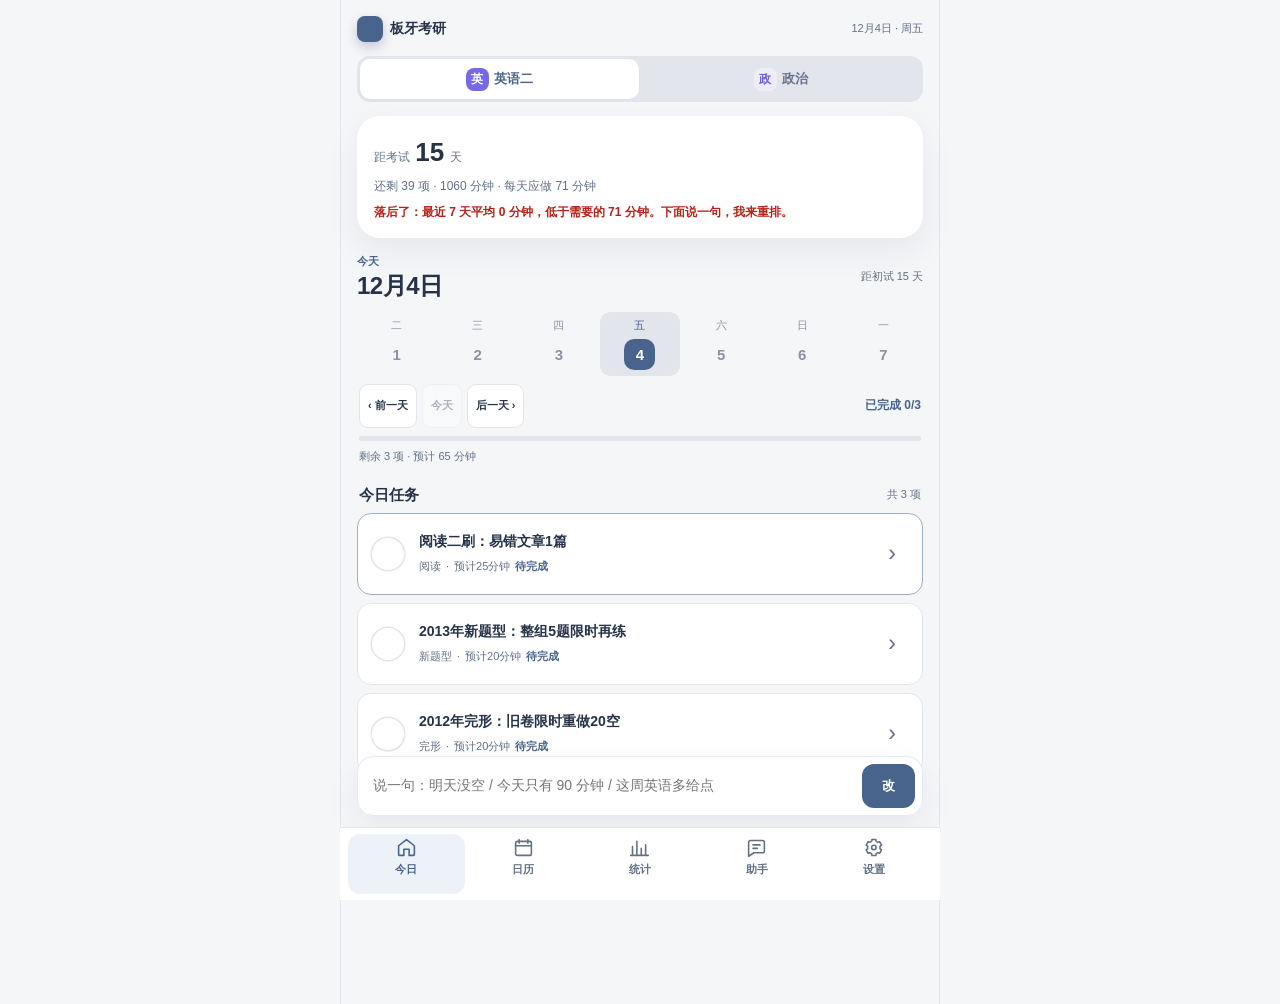
<file: refresh.html>
<!doctype html>
<html lang="zh-CN">
<head>
  <meta charset="UTF-8">
  <meta name="viewport" content="width=device-width, initial-scale=1">
  <meta name="theme-color" content="#f8f9fb">
  <title>板牙考研 · 更新应用</title>
  <style>
    body{font-family:system-ui,sans-serif;background:#f4f3fc;color:#24243d;margin:0;min-height:100vh;display:grid;place-items:center}
    main{box-sizing:border-box;width:min(90vw,28rem);padding:2rem;border-radius:1.5rem;background:white;box-shadow:0 12px 38px #29264a16}
    h1{font-size:1.4rem;margin:0 0 1rem}p{line-height:1.7}a{color:#624cc1}
  </style>
</head>
<body>
  <main><h1>正在更新板牙考研</h1><p id="status" role="status" aria-live="polite">正在重新打开学习页面……</p><p>学习记录、云同步密钥和本机备份不会被清除。</p><p><a href="./update.html?reauth=1">如果没有跳转，点这里打开</a></p></main>
  <script src="./refresh.js"></script>
</body>
</html>
</file>
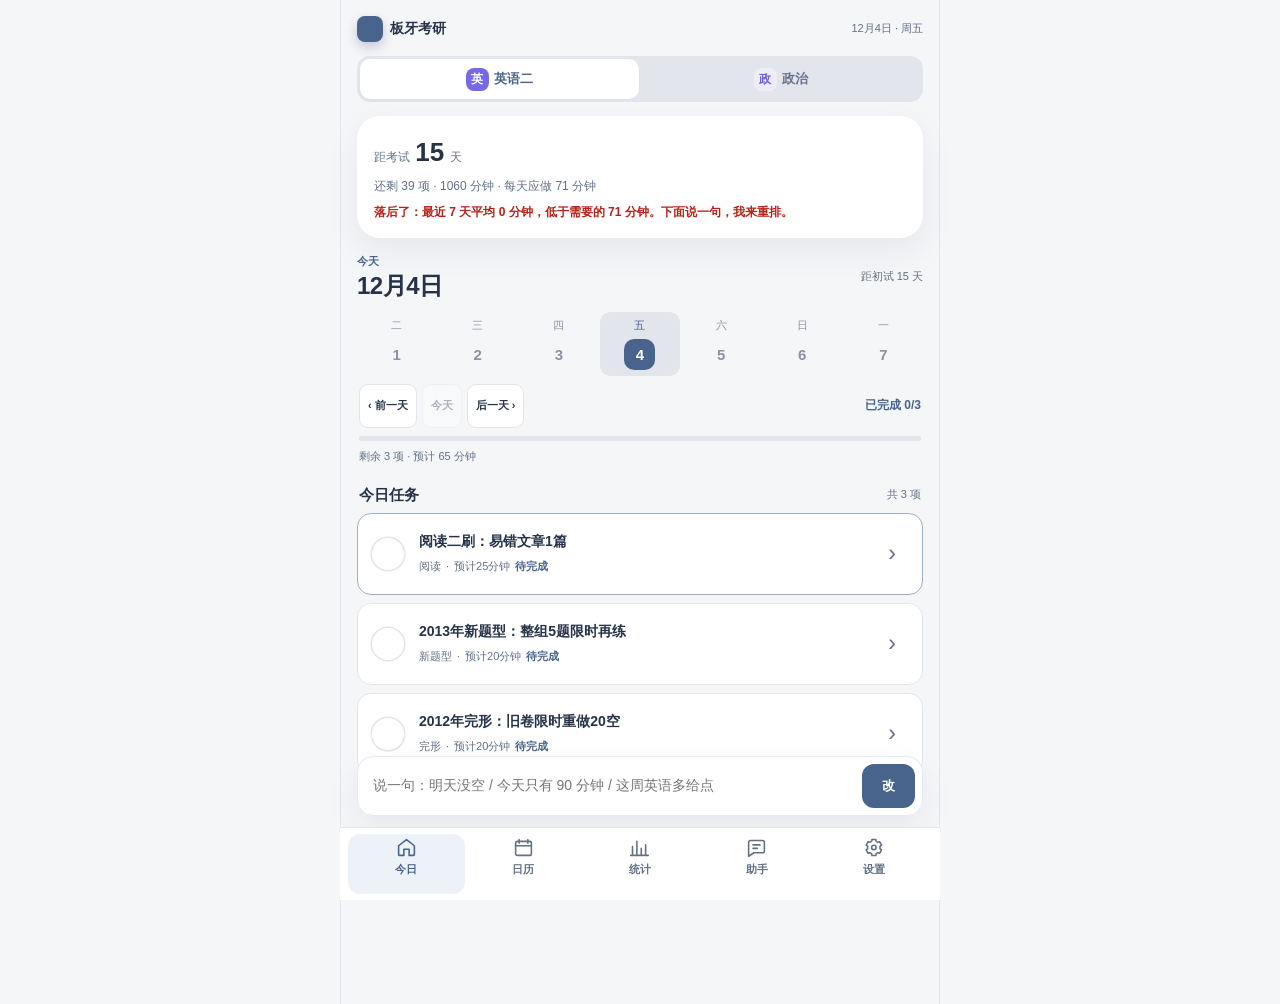
<file: update.html>
<!doctype html>
<html lang="zh-CN">
<head>
  <meta charset="UTF-8" />
  <meta name="viewport" content="width=device-width, initial-scale=1, viewport-fit=cover, interactive-widget=resizes-content" />
  <meta name="theme-color" content="#f8f9fb" />
  <meta name="color-scheme" content="light dark" />
  <meta name="description" content="板牙考研：一个考研复习App，英语二与政治共用界面、各自独立计划和学习记录，支持离线使用。" />
  
  
  <link rel="stylesheet" href="./styles.css?reauth=1"><link rel="manifest" href="./manifest.webmanifest"><link rel="icon" href="./icons/icon-192.png" type="image/png">
  <title>板牙考研 · 更新入口</title>
</head>
<body>
  <div class="shell">
    <header class="topbar"><div class="logo"><span class="logo-mark" aria-hidden="true"></span><span>板牙考研</span></div><div class="top-date" id="system-date"></div></header>
    <main id="app"></main>
  </div>
  <nav class="bottom-nav" aria-label="主要页面">
    <button data-view="today" class="nav-tab active" aria-current="page"><svg class="nav-icon" viewBox="0 0 24 24" aria-hidden="true"><path d="m3 10 9-7 9 7v10a1 1 0 0 1-1 1h-5v-7H9v7H4a1 1 0 0 1-1-1z"/></svg><span>今日</span></button>
    <button data-view="calendar" class="nav-tab"><svg class="nav-icon" viewBox="0 0 24 24" aria-hidden="true"><rect x="3" y="5" width="18" height="16" rx="2"/><path d="M7 3v4m10-4v4M3 10h18"/></svg><span>日历</span></button>
    <button data-view="stats" class="nav-tab"><svg class="nav-icon" viewBox="0 0 24 24" aria-hidden="true"><path d="M4 20V11m5 9V5m5 15v-7m5 7V9" stroke-linecap="round"/><path d="M2 21h20"/></svg><span>统计</span></button>
    <button data-view="assistant" class="nav-tab"><svg class="nav-icon" viewBox="0 0 24 24" aria-hidden="true"><path d="M5 4h14a2 2 0 0 1 2 2v10a2 2 0 0 1-2 2H9l-6 4V6a2 2 0 0 1 2-2z"/><path d="M8 9h8M8 13h5"/></svg><span>助手</span></button>
    <button data-view="settings" class="nav-tab"><svg class="nav-icon" viewBox="0 0 24 24" aria-hidden="true"><path d="M10.2 2.8 9.8 5a7 7 0 0 0-1.9 1.1L5.8 5.4 3.6 9.2l1.8 1.4a8 8 0 0 0 0 2.8l-1.8 1.4 2.2 3.8 2.1-.7a7 7 0 0 0 1.9 1.1l.4 2.2h4.4l.4-2.2a7 7 0 0 0 1.9-1.1l2.1.7 2.2-3.8-1.8-1.4a8 8 0 0 0 0-2.8l1.8-1.4-2.2-3.8-2.1.7A7 7 0 0 0 15 5l-.4-2.2z"/><circle cx="12.4" cy="12" r="2.5"/></svg><span>设置</span></button>
  </nav>
  <div id="modal" class="modal hidden" role="dialog" aria-modal="true" aria-label="编辑任务"></div>
  <div id="toast" role="status" aria-live="polite"></div>
  <script src="./planner-core.js?reauth=1"></script>
  <script src="./plan-data.js?reauth=1"></script>
  <script src="./study-intelligence.js?reauth=1"></script>
  <script src="./politics-core.js?reauth=1"></script>
  <script src="./politics-plan-data.js?reauth=1"></script>
  <script src="./study-ui.js?reauth=1"></script>
  <script src="./politics-ui.js?reauth=1"></script>
  <script src="./plan-import.js?reauth=1"></script>
  <script src="./cloud-sync.js?reauth=1"></script>
  <script src="./study-assistant.js?reauth=1"></script>
  <script src="./learning-diagnostics.js?reauth=1"></script>
  <script src="./origin-transfer.js?reauth=1"></script>
  <script src="./app.js?reauth=1"></script>
</body>
</html>
</file>
<file: styles.css>
:root{--bg:#f8f9fb;--paper:#fff;--text:#1a2535;--muted:#8792a2;--brand:#6e64e8;--brand2:#927af5;--line:#eef0f4;--purple:#ecebff;--shadow:0 8px 24px rgba(38,48,83,.048);--radius:23px;--bar:#f1f0ff}
*{box-sizing:border-box;-webkit-tap-highlight-color:transparent}html{scroll-behavior:smooth}body{margin:0;font-family:-apple-system,BlinkMacSystemFont,"PingFang SC","HarmonyOS Sans","Microsoft YaHei",sans-serif;background:var(--bg);color:var(--text)}button,input,select,textarea{font:inherit}button{cursor:pointer}button:focus-visible,input:focus-visible,select:focus-visible,textarea:focus-visible{outline:2px solid var(--brand);outline-offset:2px}.shell{max-width:660px;margin:auto;padding:22px 21px 110px}.topbar{display:flex;justify-content:space-between;align-items:center;margin-bottom:29px}.logo{display:flex;align-items:center;gap:10px;font-size:19px;font-weight:850;letter-spacing:.3px}.logo small{font-size:9px;letter-spacing:1.5px;color:var(--muted);display:block;margin-top:1px;font-weight:700}.logo-mark{width:37px;height:37px;display:grid;place-items:center;border-radius:13px;color:white;background:linear-gradient(140deg,#8378ef,#6257d9);font-size:21px;box-shadow:0 5px 12px #8179d344}.top-date{font-size:12px;color:#8c93a3;background:#fff;border-radius:13px;padding:10px 12px;box-shadow:var(--shadow)}h1,h2,h3,p{margin-top:0}.eyebrow{font-size:11px;font-weight:800;letter-spacing:2.1px;color:#8279d9}.page-title{font-size:29px;letter-spacing:-.7px;line-height:1.24;font-weight:900;margin:8px 0 7px}.subtitle{color:var(--muted);font-size:13px;line-height:1.65;margin-bottom:23px}.hero{position:relative;overflow:hidden;border-radius:28px;background:linear-gradient(119deg,#6c61db 0%,#7969ed 56%,#a186f3 100%);min-height:178px;padding:23px 24px;color:white;box-shadow:0 17px 28px #7066da3d;margin:0 0 23px}.hero:before,.hero:after{content:"";position:absolute;border:1px solid #ffffff24;border-radius:50%}.hero:before{width:215px;height:215px;right:-55px;top:-128px}.hero:after{width:190px;height:190px;right:13px;bottom:-141px}.hero-top{position:relative;z-index:1;display:flex;justify-content:space-between;gap:15px;align-items:start}.hero h2{font-size:14px;font-weight:650;color:#efecff;margin:0 0 12px}.hero .count{font-size:60px;letter-spacing:-3px;font-weight:850;line-height:1}.hero .count small{font-size:17px;letter-spacing:0;font-weight:600;margin-left:6px}.hero-right{padding-top:4px;text-align:right}.hero-right .biggoal{font-size:26px;font-weight:900}.hero-right .goal-label{font-size:12px;color:#eae6ff;margin:2px 0 13px}.hero-right .smallgoal{font-size:12px;border:1px solid #fff6;padding:6px 9px;border-radius:12px;display:inline-block}.hero-bottom{display:flex;justify-content:space-between;gap:8px;align-items:center;position:relative;z-index:1;margin-top:18px;font-size:12px;color:#eee9ff}.hero-bar{width:86px;height:5px;border-radius:5px;background:#ffffff4d;margin-left:8px;overflow:hidden}.hero-bar span{display:block;background:#fff;height:100%;border-radius:5px}.hero-foot{display:flex;align-items:center;gap:6px}.section-row{display:flex;justify-content:space-between;align-items:center;margin:22px 1px 13px}.section-row h2{font-size:19px;letter-spacing:-.3px;margin:0;font-weight:830}.section-row .sub{font-size:12px;color:var(--muted)}.weekstrip{display:grid;grid-template-columns:repeat(7,1fr);gap:5px;margin-bottom:19px}.day-chip{background:none;border:0;border-radius:16px;padding:9px 0 10px;color:#8a93a5;text-align:center;min-width:0}.day-chip .dow{font-size:11px;display:block;margin-bottom:9px}.day-chip .number{font-size:15px;font-weight:800;display:grid;place-items:center;width:32px;height:32px;margin:auto;border-radius:12px}.day-chip.selected{background:#eeecff;color:#6c60d6}.day-chip.selected .number{background:#7568e7;color:#fff}.day-chip.today:not(.selected) .number{border:1px solid #b9b3ff;color:#7665df}.task-card{border-radius:var(--radius);background:var(--paper);padding:17px 17px;margin:11px 0;display:flex;gap:14px;align-items:flex-start;box-shadow:var(--shadow);border:1px solid #f3f4f9}.task-card.done{background:#fbfcff}.check{flex:0 0 24px;width:24px;height:24px;border:2px solid #e0e3eb;background:white;border-radius:9px;margin-top:3px;display:grid;place-items:center;color:#fff;font-size:14px;padding:0}.check.checked{background:#7066df;border-color:#7066df}.task-main{flex:1;min-width:0}.task-title{font-size:14px;font-weight:800;line-height:1.55;margin:0 0 6px}.task-card.done .task-title{text-decoration:line-through;color:#9aa3b3}.task-sub{color:#9ba4b2;font-size:12px;line-height:1.5;margin:0}.pills{display:flex;gap:7px;flex-wrap:wrap;margin-top:8px}.pill{font-size:11px;padding:5px 8px;border-radius:8px;display:inline-block;font-weight:700}.pill.purple{background:#edeaff;color:#6c60dc}.pill.blue{background:#e7f5ff;color:#348cb4}.pill.peach{background:#fff1e9;color:#e18a52}.pill.green{background:#e9f7ef;color:#3eac78}.pill.gray{background:#f2f3f6;color:#7c8a9a}.task-more{flex:0 0 27px;width:27px;height:29px;color:#929bad;border:none;background:#f6f7fa;border-radius:10px;font-weight:bold;font-size:18px;line-height:1}.tip{padding:15px 17px;background:#f0efff;border-radius:16px;color:#7167cb;font-size:12px;line-height:1.7;margin-top:15px}.tip:before{content:'✧';font-size:16px;margin-right:6px}.progress-block{background:var(--paper);border-radius:20px;padding:18px;margin:18px 0;box-shadow:var(--shadow)}.progress-top{display:flex;align-items:center;justify-content:space-between}.progress-title{font-weight:850;font-size:14px}.progress-value{font-size:12px;color:var(--brand);font-weight:850}.track{width:100%;height:9px;background:#f1f0f7;border-radius:10px;margin-top:13px;overflow:hidden}.track span{height:100%;display:block;border-radius:10px;background:linear-gradient(90deg,#8272f1,#78d2bb);transition:width .25s}.cta{border:0;border-radius:14px;background:#7265e4;color:#fff;font-size:13px;font-weight:760;padding:12px 16px;display:inline-flex;justify-content:center;align-items:center;gap:8px}.cta.secondary{background:#f2f1ff;color:#6b60d8}.cta.ghost{background:#f3f4f7;color:#758092}.cta.danger{background:#fff0f1;color:#c95e6b}.cta.small{padding:9px 12px;border-radius:11px;font-size:12px}.button-row{display:flex;gap:8px;flex-wrap:wrap}.empty{background:white;text-align:center;padding:40px 15px;border-radius:18px;color:#929bac;font-size:13px}.bottom-nav{position:fixed;z-index:50;left:50%;transform:translateX(-50%);bottom:0;width:min(660px,100%);height:calc(73px + env(safe-area-inset-bottom));padding:9px 15px calc(10px + env(safe-area-inset-bottom));display:flex;justify-content:space-around;background:#fffdfdeb;backdrop-filter:blur(14px);border-top:1px solid #edf0f6;box-shadow:0 -8px 22px #13254b0b}.nav-tab{flex:1;border:0;background:transparent;color:#a0a9b8;display:flex;flex-direction:column;align-items:center;gap:2px;font-size:11px;font-weight:650;border-radius:13px;padding:3px 0}.nav-tab.active{color:#6e63db}.nav-icon{font-size:24px;font-weight:650;line-height:26px}.month-head{display:flex;align-items:center;justify-content:space-between;margin:12px 0 17px}.month-head h2{margin:0;font-size:21px}.round-btn{border:none;width:37px;height:37px;border-radius:12px;background:#fff;color:#7166cf;font-size:20px}.calendar{background:#fff;border-radius:22px;padding:16px 12px 11px;box-shadow:var(--shadow)}.cal-grid{display:grid;grid-template-columns:repeat(7,1fr);gap:5px}.cal-wd{height:25px;display:grid;place-items:center;color:#a3abb7;font-size:11px}.cal-day{border:0;background:none;color:#526078;border-radius:12px;aspect-ratio:1/1;min-height:43px;display:flex;flex-direction:column;align-items:center;justify-content:center;gap:5px;font-size:13px;font-weight:700}.cal-day.dim{opacity:.24;pointer-events:none}.cal-day.current{background:#7569e9;color:white}.cal-day.reddot{outline:1px solid #e8e5fb}.cal-dot{width:5px;height:5px;border-radius:50%;background:#a7a2c6}.cal-day.current .cal-dot{background:#fff}.cal-day.complete .cal-dot{background:#4ac9a3}.legend{display:flex;gap:18px;margin-top:15px;align-items:center;color:#9ca5b3;font-size:11px}.legend i{display:inline-block;width:6px;height:6px;border-radius:50%;background:#a7a2c6;margin-right:5px}.legend .green i{background:#4ac9a3}.mini-card{border-radius:18px;background:#fff;padding:17px;margin-top:12px}.mini-card h3{margin:0 0 8px;font-size:14px}.mini-card p{margin:0;font-size:12px;color:#9ba5b1;line-height:1.7}.stats-two{display:grid;grid-template-columns:1fr 1fr;gap:11px}.statbox{background:#fff;border-radius:18px;padding:19px 17px;box-shadow:var(--shadow)}.statbox .val{font-size:28px;font-weight:900;color:#6b61df;margin-top:7px}.statbox .name{font-size:11px;color:#96a0ad}.metric{padding:14px 0;border-bottom:1px solid #f0f1f6;display:flex;justify-content:space-between;gap:8px;align-items:center}.metric:last-child{border:0}.metric b{font-size:13px}.metric small{color:#98a2b1;font-size:12px}.metric progress{width:78px;height:7px;accent-color:#8475e9}.setting-section{background:#fff;border-radius:20px;padding:17px;margin:14px 0;box-shadow:var(--shadow)}.setting-section h2{font-size:15px;margin:0 0 13px}.input-line{display:flex;align-items:center;justify-content:space-between;gap:10px;padding:10px 0;border-bottom:1px solid #f2f3f7;font-size:13px}.input-line:last-child{border:0}.input-line select,.form-line input,.form-line select,.form-line textarea{border:1px solid #e6e9f1;border-radius:12px;padding:11px 10px;background:white;color:var(--text);max-width:100%}.setting-note{font-size:12px;color:#98a3b0;line-height:1.65}.modal{position:fixed;inset:0;background:#18223877;z-index:100;display:flex;align-items:flex-end;justify-content:center;padding:0}.modal.hidden{display:none}.modal-card{background:#fff;width:min(650px,100%);border-radius:25px 25px 0 0;padding:23px 22px calc(25px + env(safe-area-inset-bottom));box-shadow:0 -7px 35px #10204b22;max-height:90vh;overflow:auto}.modal-head{display:flex;justify-content:space-between;align-items:center}.modal-head h2{font-size:20px;margin:0 0 17px}.close{border:0;background:#f3f4f7;color:#848f9e;width:30px;height:30px;border-radius:10px}.form-line{margin:10px 0;display:block;font-size:12px;color:#6b7585;font-weight:700}.form-line>span{display:block;margin-bottom:6px}.form-line input,.form-line textarea,.form-line select{display:block;width:100%;font-size:14px}.form-line textarea{resize:vertical;min-height:82px}.quickflex{display:flex;justify-content:space-between;align-items:center;padding:15px;border-radius:16px;background:#fafaff;margin-bottom:15px;gap:10px}.quickflex b{font-size:14px}.quickflex span{font-size:11px;color:#8893a5}.modal .button-row{margin-top:19px}.modal .cta{flex:1}.divider{height:1px;background:#edf0f4;margin:15px 0}#toast{position:fixed;z-index:150;bottom:87px;left:50%;transform:translateX(-50%);border-radius:12px;padding:11px 14px;color:white;background:#2b354b;box-shadow:0 8px 23px #1720334d;font-size:12px;min-width:140px;max-width:85%;text-align:center;opacity:0;pointer-events:none;transition:opacity .25s}#toast.on{opacity:1}.summary-note{font-size:12px;color:#95a0af;line-height:1.7}.switcher{display:flex;gap:8px;margin:17px 0}.switcher button{flex:1;border:1px solid #edecf9;border-radius:13px;padding:10px;color:#8583ae;background:white}.switcher button.on{background:#edeaff;border-color:#c6c0ff;color:#6d61d9;font-weight:800}.watermark{font-size:10px;color:#b1bac5;text-align:center;margin:28px 0 5px}#file-import{display:none}
@media(min-width:660px){.shell{border-inline:1px solid #f2f3f7;min-height:100vh}.modal-card{border-radius:26px;margin-bottom:15px}.modal{align-items:center}}@media(max-width:370px){.shell{padding-inline:14px}.hero{padding:19px 18px}.task-card{padding:14px}.day-chip .number{width:29px;height:29px}}

/* M2: 触摸面积、清晰度、状态反馈 */
button{font-family:inherit;cursor:pointer;touch-action:manipulation}
button:focus-visible,input:focus-visible,select:focus-visible,textarea:focus-visible{outline:3px solid #998df0;outline-offset:3px}
.task-open{display:block;width:100%;padding:0;border:0;background:transparent;text-align:left;color:inherit}
.check{flex:0 0 42px;height:42px;width:42px;border-radius:13px;margin-top:0;font-size:20px}
.task-more{flex:0 0 42px;width:42px;height:42px;border-radius:13px;font-size:20px}
.task-card{gap:10px;align-items:flex-start}
.skip-banner{background:#fff4e8;border:1px solid #ffe6cb;color:#a66d25;border-radius:15px;padding:13px 15px;margin:10px 0;font-size:13px;line-height:1.6}
.share-text{width:100%;height:48vh;border:1px solid #e5e7f4;border-radius:12px;padding:12px;font-size:12px;line-height:1.8}
.nav-tab{min-height:49px}
.hero{background:linear-gradient(135deg,#6865d9,#8d78e5 66%,#9a89ec)}
.page-title{line-height:1.25}
.task-sub,.setting-note,.mini-card p{color:#718096}
.cta:disabled{opacity:.55;cursor:wait}
@media (prefers-reduced-motion:reduce){*,*:before,*:after{animation-duration:.01ms!important;transition-duration:.01ms!important}}


/* M2.1: mobile touch targets and keyboard-safe sheets */
body.modal-open{overflow:hidden}
body{overflow-wrap:anywhere}
.shell{padding-top:calc(18px + env(safe-area-inset-top));padding-bottom:calc(110px + env(safe-area-inset-bottom))}
.hero-bottom{flex-wrap:wrap;row-gap:12px}.hero-foot{flex-wrap:wrap}.hero-bar{width:64px}
.section-row{gap:10px;flex-wrap:wrap}.task-card{padding:15px 12px;gap:8px}.task-main{overflow:hidden}
.check,.task-more,.close,.round-btn{min-width:44px;min-height:44px;flex-basis:44px}
.task-title{font-size:15px}.task-sub{line-height:1.65;display:-webkit-box;-webkit-line-clamp:3;-webkit-box-orient:vertical;overflow:hidden}
.cta{min-height:44px;text-decoration:none;line-height:1.5}.cta:active,.check:active,.task-more:active{filter:brightness(.94)}
.nav-tab.active{background:#f1efff}.nav-tab{min-height:52px;color:#65738a}
.modal-card{max-height:90dvh;overscroll-behavior:contain;padding-top:18px}.modal-head{align-items:flex-start;gap:12px}.modal-head h2{margin:8px 0 16px}
.form-line input,.form-line select,.form-line textarea{font-size:16px}.input-line{flex-wrap:wrap}.input-line select{max-width:100%}.top-date{white-space:nowrap}.stats-two .val{overflow-wrap:anywhere}
@media(max-width:370px){.page-title{font-size:26px}.top-date{font-size:11px;padding:9px}.task-card{padding:13px 9px}.hero{padding:20px 18px}.hero h2{font-size:13px}.hero .count{font-size:54px}.task-more{background:transparent}.shell{padding-inline:12px}}

/* M2.2: mobile remaining-time and plan preview readability. */
.progress-value{white-space:normal;text-align:right;line-height:1.4;max-width:55%}
.section-row .sub{text-align:right;line-height:1.45}
.update-details{margin:12px 0;border:1px solid var(--line);border-radius:16px;padding:12px;background:var(--paper)}
.update-details summary{cursor:pointer;font-size:14px;font-weight:650;color:var(--brand);padding:5px 0}
@media(max-width:360px){.section-row{align-items:flex-start;gap:8px}.section-row .sub{max-width:55%}}

/* M2.4 · 安静且清晰的学习界面：轻动效、可靠反馈、手机端优先 */
:root{--text:#24304a;--muted:#67758c;--line:#e9eaf2;--shadow:0 8px 26px rgba(38,48,83,.065)}
body{background:linear-gradient(180deg,#f8f8fd 0%,#f9fafc 50%,#f8f9fb 100%)}
.logo{letter-spacing:0}.topbar{margin-bottom:24px}
.page-title{letter-spacing:-.55px;font-size:28px}
.subtitle{font-size:13px;color:#6d7890;margin-bottom:18px}
.hero{box-shadow:0 14px 30px rgba(98,86,195,.18);margin-bottom:20px}
.hero:before,.hero:after{pointer-events:none}
.hero-bar span,.track span{transition:width .32s cubic-bezier(.22,1,.36,1)}
.nav-tab{position:relative;gap:5px;transition:background-color .16s ease,color .16s ease,transform .16s ease}
.nav-tab.active{background:#f0edff;color:#6458cf}
.nav-tab:active,.day-chip:active,.cal-day:active{transform:scale(.96)}
.nav-icon{display:block;width:21px;height:21px;fill:none;stroke:currentColor;stroke-width:1.8;stroke-linecap:round;stroke-linejoin:round}
.bottom-nav{padding-inline:12px;gap:7px}
.task-card{border:1px solid #edf0f7;transition:border-color .18s ease,box-shadow .18s ease,background-color .18s ease,transform .18s ease}
.task-card.featured{border-color:#cac4ff;box-shadow:0 7px 22px rgba(107,97,219,.1)}
.task-card.done{border-color:#e4eee9;background:#fcfefd}
.task-card.done .task-title{text-decoration:none;color:#7f8a9e}
.task-label{display:inline-flex;align-items:center;border-radius:6px;background:#eceaff;color:#6258c7;font-size:10px;font-weight:800;letter-spacing:.15px;margin:0 0 6px;padding:3px 7px}
.task-card .task-sub{color:#6e7c92;font-size:12px}
.task-main:active,.cta:active,.task-more:active{transform:scale(.985)}
.cta,.task-main,.task-more,.day-chip,.round-btn,.cal-day{transition:transform .15s ease,background-color .2s ease,color .2s ease}
.check{transition:background-color .18s ease,border-color .18s ease,transform .17s cubic-bezier(.2,1.6,.5,1)}
.check.checked{background:#6d66d9}
.check:active{transform:scale(.87)}
.task-card.just-done .check{animation:checkDone .3s cubic-bezier(.2,1.5,.5,1) both}
.progress-footnote{font-size:12px;line-height:1.6;color:#78859b;margin:10px 0 0}
.progress-block{padding:17px 18px;margin:14px 0 18px}
.progress-value{color:#685ed4}
.view-content.entering{animation:viewAppear .2s ease-out both}
.modal{background:rgba(26,34,54,.48);backdrop-filter:blur(3px)}
.modal:not(.hidden) .modal-card{animation:sheetRise .24s cubic-bezier(.2,.9,.25,1) both}
.modal-card{padding-bottom:calc(20px + env(safe-area-inset-bottom))}
.study-guide{padding:15px 16px;background:#f2f3ff;border:1px solid #e9e6ff;border-radius:17px;margin-bottom:18px}
.study-guide .guide-label{font-size:11px;font-weight:800;color:#6759cc;letter-spacing:.3px}
.study-guide p{font-size:13px;line-height:1.8;color:#48536b;margin:6px 0 0;white-space:pre-wrap}
.task-overview{padding:13px 15px;margin-bottom:12px}
.task-overview b{font-size:15px;line-height:1.5}
.task-overview span{display:inline-block;margin-top:4px}
.record-heading{display:flex;align-items:baseline;gap:8px;flex-wrap:wrap;margin-bottom:10px}
.record-heading h3{margin:0;font-size:14px}
.record-heading small{color:#7e8a9e;font-size:11px}
.advanced-adjust{border:1px solid #e6e8f1;border-radius:15px;margin:15px 0 0;background:#fff}
.advanced-adjust summary{padding:15px;font-size:13px;color:#625bc3;font-weight:750;cursor:pointer}
.advanced-adjust[open] summary{border-bottom:1px solid #f0f1f7}
.advanced-fields{padding:5px 15px 13px}
.writing-time-editor{margin:16px 0;padding:15px;border:1px solid #e4e0f5;border-radius:18px;background:#faf9ff}
.writing-time-editor h3{margin:0 0 6px;font-size:1rem}
.writing-time-editor .setting-note{margin:6px 0 10px}
.writing-time-fields{display:grid;grid-template-columns:repeat(3,minmax(0,1fr));gap:8px}
.writing-time-fields .form-line{min-width:0;margin:0}
.writing-time-fields .form-line span{font-size:.78rem}
.writing-time-fields input{width:100%;box-sizing:border-box}
@media(max-width:390px){.writing-time-fields{grid-template-columns:1fr 1fr}.writing-time-fields .form-line:first-child{grid-column:1/-1}}
.record-actions{display:grid;grid-template-columns:1fr 1.15fr;gap:9px}
.record-actions .cta{min-width:0;padding-inline:8px}
.cal-day.skipped{background:#fff2e2;color:#936528}
.cal-day.skipped .cal-dot{background:#e4b06d}
.cal-day.complete{background:#effaf6;color:#17826a}
.cal-day.current{background:#7569e9;color:white}
.cal-day.current .cal-dot{background:#fff}
.legend .amber i{background:#e4b06d}
.month-head h2{font-size:19px}
#toast{bottom:calc(87px + env(safe-area-inset-bottom));min-width:min(160px,80%);border-radius:14px;line-height:1.5;transition:opacity .2s ease,transform .2s ease;transform:translate(-50%,8px)}
#toast.on{transform:translate(-50%,0)}
@keyframes viewAppear{from{opacity:.72;transform:translateY(7px)}to{opacity:1;transform:translateY(0)}}
@keyframes sheetRise{from{opacity:.6;transform:translateY(18px)}to{opacity:1;transform:translateY(0)}}
@keyframes checkDone{0%{transform:scale(.78)}65%{transform:scale(1.12)}100%{transform:scale(1)}}
@media(max-width:375px){.record-actions{grid-template-columns:1fr}.page-title{font-size:26px}.bottom-nav{gap:3px;padding-inline:8px}}
@media(prefers-reduced-motion:reduce){.view-content.entering,.task-card.just-done .check,.modal:not(.hidden) .modal-card{animation:none!important}html{scroll-behavior:auto}.nav-tab,.day-chip,.cal-day,.check,.task-card,.task-main,.cta,.task-more,.hero-bar span,.track span,#toast{transition:none!important}}

/* M2.4 · 学习流程说明：醒目但不占据主界面 */
.usage-steps{display:grid;gap:8px}
.usage-steps p{font-size:12px;line-height:1.7;color:#6f7b91;margin:0}
.usage-steps b{color:#414e66}
.setting-section h2{line-height:1.45}

/* M2.5 · 研途双科目视觉系统。低干扰，高层次，动画仅变换/透明度。 */
:root{--bg:#f5f6fc;--paper:#fff;--text:#1f2945;--muted:#707a91;--brand:#7162e7;--brand2:#9183fa;--line:#e8eaf5;--shadow:0 14px 35px rgba(48,44,91,.065);--focus:#4b49a9}
body{background:radial-gradient(ellipse 90% 42% at 8% -9%,rgba(182,173,252,.25),transparent 72%),radial-gradient(ellipse 70% 35% at 95% 5%,rgba(126,214,208,.15),transparent 74%),var(--bg);background-attachment:fixed}
.shell{max-width:660px}
.topbar{align-items:center}
.logo-mark{border-radius:14px;box-shadow:0 9px 22px rgba(116,102,224,.24)}
.top-date{border:1px solid rgba(115,112,165,.08);box-shadow:none;color:#788095}
.page-title{font-size:clamp(24px,6.7vw,31px);line-height:1.24;letter-spacing:-.7px;font-weight:880}
.dashboard-eyebrow{display:flex;align-items:center;gap:8px}
.status-dot,.glint-dot{width:7px;height:7px;border-radius:50%;background:#5ddbc0;box-shadow:0 0 0 4px rgba(96,217,183,.13)}
.subject-rail{display:flex;justify-content:space-between;align-items:center;gap:8px;margin:0 0 23px}
.subject-tabs{display:inline-flex;gap:4px;padding:5px;border:1px solid #e9e7f9;border-radius:17px;background:rgba(255,255,255,.66);box-shadow:0 5px 18px rgba(62,57,123,.035)}
.subject-tab{display:flex;align-items:center;gap:7px;padding:7px 12px;border:0;border-radius:12px;background:transparent;color:#68738b;font-weight:750;font-size:12px;min-height:42px;transition:background .22s ease,transform .18s ease,color .22s ease,box-shadow .22s ease}
.subject-tab.is-active{background:white;box-shadow:0 5px 14px rgba(48,43,122,.10);color:#594ecc}
.subject-tab:active{transform:scale(.96)}
.subject-symbol{display:grid;place-items:center;width:23px;height:23px;border-radius:8px;background:#eeecfb;color:#6e61d8;font-weight:900;font-size:12px}
.subject-tab.is-active .subject-symbol{background:#7569e9;color:white}
.subject-new{font-size:9px;border-radius:6px;padding:3px 5px;color:#938cb7;background:#f1f0fa;white-space:nowrap}
.subject-context{font-size:10px;color:#989bb0;text-align:right;line-height:1.3}
.premium-hero{position:relative;isolation:isolate;min-height:220px;background:linear-gradient(127deg,#242455 0%,#36307f 50%,#6258ba 100%);box-shadow:0 18px 38px rgba(42,39,111,.19);padding:24px 23px 19px;border:1px solid rgba(255,255,255,.1);border-radius:27px}
.premium-hero:before,.premium-hero:after{border-color:rgba(255,255,255,.06);z-index:-1}
.hero-glow-grid{position:absolute;inset:0;background:linear-gradient(transparent 96%,rgba(255,255,255,.055) 98%),linear-gradient(90deg,transparent 96%,rgba(255,255,255,.05) 98%);background-size:28px 28px;mask-image:linear-gradient(90deg,transparent 25%,#000 95%);opacity:.3;pointer-events:none;z-index:-1}
.aurora{position:absolute;width:220px;height:220px;border-radius:50%;filter:blur(23px);pointer-events:none;z-index:-1;opacity:.27}
.aurora-one{background:#9e88ff;top:-135px;right:-45px;animation:auroraDrift 12s ease-in-out infinite alternate}
.aurora-two{background:#53b8c5;bottom:-145px;left:-45px;animation:auroraDrift 13s ease-in-out infinite alternate-reverse}
.hero-copy{min-width:0}.hero-kicker{display:flex;align-items:center;gap:9px;color:#d2d4ff;font-size:10px;letter-spacing:.8px;font-weight:750;margin-bottom:16px}
.premium-hero h2{font-size:13px;color:#dedbff;margin-bottom:8px}
.premium-hero .count{font-size:59px;letter-spacing:-2px;line-height:1}
.premium-hero .count small{font-size:15px;margin-left:5px}
.hero-motto{font-size:11px;color:#d1d1f4;margin:10px 0 0;line-height:1.5;max-width:190px}
.hero-ring{--ring-progress:0%;height:114px;width:114px;flex:0 0 114px;padding:7px;border-radius:50%;display:grid;place-items:center;background:conic-gradient(#87e6d1 0 var(--ring-progress),rgba(255,255,255,.19) var(--ring-progress) 100%);box-shadow:0 0 0 8px rgba(255,255,255,.035),0 10px 35px rgba(17,18,56,.20);animation:ringArrive .65s ease-out both}
.hero-ring-core{height:100%;width:100%;border-radius:50%;background:linear-gradient(145deg,#303069,#242451);display:flex;flex-direction:column;justify-content:center;align-items:center}
.hero-ring-core strong{font-size:28px;font-weight:880;line-height:1.2;letter-spacing:-1px;color:white}
.hero-ring-core strong small{font-size:12px;letter-spacing:0}
.hero-ring-core span{font-size:9px;letter-spacing:.3px;color:#cbc9f5;margin-top:2px}
.premium-foot{display:grid;grid-template-columns:repeat(3,1fr);gap:8px;margin-top:23px;padding-top:16px;border-top:1px solid rgba(255,255,255,.16)}
.premium-foot>div{display:grid;gap:4px}.premium-foot small{font-size:10px;color:#c9c8ee}.premium-foot b{font-size:19px;font-weight:860;color:white}.premium-foot b span{font-size:10px;color:#d2cff2;margin-left:3px;font-weight:650}
.focus-panel{position:relative;background:linear-gradient(150deg,#fff 45%,#f5f3ff 100%);border:1px solid #eae8fc;box-shadow:0 12px 30px rgba(69,63,144,.07);border-radius:22px;padding:18px 18px 17px;overflow:hidden;margin:17px 0}
.focus-panel:after{content:"";position:absolute;pointer-events:none;top:-38px;right:-44px;width:120px;height:120px;background:radial-gradient(circle,rgba(179,165,255,.25),transparent 72%);border-radius:50%}
.focus-top{display:flex;justify-content:space-between;gap:8px;align-items:center;margin-bottom:10px}
.micro-label{display:inline-flex;align-items:center;gap:5px;font-size:10px;letter-spacing:.4px;font-weight:850;color:#7867da}
.micro-icon{font-size:15px;color:#a190ee}.focus-duration{font-size:10px;padding:5px 8px;border-radius:10px;background:#efedff;color:#7668c7;white-space:nowrap}
.focus-panel h2{font-size:18px;line-height:1.55;font-weight:860;letter-spacing:-.3px;margin:0 0 7px;max-width:92%}
.focus-panel p{font-size:12px;color:#728097;line-height:1.8;margin:0}
.focus-actions{display:flex;flex-wrap:wrap;gap:8px;margin-top:16px}
.focus-actions .cta{font-size:11px;padding:9px 11px;min-height:43px;border-radius:12px}
.focus-primary{background:linear-gradient(125deg,#7665ec,#6158ca);box-shadow:0 5px 14px rgba(119,101,231,.2)}
.focus-secondary{background:#f0effb;color:#756ac4}
.task-card.featured{border-color:#bfb5f7;box-shadow:0 12px 27px rgba(97,88,177,.10)}
.task-card.done{background:linear-gradient(120deg,#fff,#f5fbf8);border-color:#dbede6}
.task-card{border-radius:21px;position:relative}
.task-label{background:#f0ecff;color:#675bd0}
.task-card.just-done{animation:successGlow .54s ease-out}
.week-insight{padding:16px 16px 12px;background:var(--paper);border:1px solid var(--line);border-radius:23px;margin:24px 0 12px;box-shadow:var(--shadow)}
.week-insight .section-row{margin:0 0 12px}.week-insight h2{font-size:16px}
.week-insight.full{margin:6px 0 22px;padding:20px}
.weekly-chart{display:grid;grid-template-columns:repeat(7,minmax(0,1fr));align-items:end;gap:9px;padding:8px 8px 5px;min-height:132px}
.weekly-chart.compact{min-height:103px}
.week-col{display:flex;flex-direction:column;align-items:center;gap:8px;min-width:0}
.week-bar-track{position:relative;display:flex;align-items:end;height:92px;width:min(100%,31px);background:#f0eefb;border-radius:11px;overflow:hidden}
.weekly-chart.compact .week-bar-track{height:66px}
.week-bar-fill{width:100%;height:0;border-radius:10px;background:linear-gradient(180deg,#b0a8ff,#7064dd);min-height:0;transition:height .45s cubic-bezier(.2,.8,.25,1);animation:barGrow .55s ease both}
.week-bar-fill.is-rest{background:#dcb07c}
.week-col small{font-size:10px;font-weight:700;color:#8991a3}
.week-disclaimer{font-size:10px;line-height:1.65;color:#98a0ae;margin:8px 0 0}
.theme-switch{display:flex;background:#f1eff9;border-radius:13px;padding:4px;gap:4px}
.theme-switch button{min-height:38px;min-width:60px;border:none;border-radius:10px;background:transparent;color:#716d90;font-size:12px;font-weight:770}
.theme-switch button.selected{color:#fff;background:#6f62d9;box-shadow:0 4px 13px rgba(110,97,217,.22)}
.setting-row-title{display:flex;justify-content:space-between;align-items:center;gap:10px}.setting-row-title h2{margin-bottom:6px}.setting-row-title .setting-note{margin:0;max-width:250px}
.politics-hero{background:var(--paper);border:1px solid var(--line);box-shadow:var(--shadow);border-radius:26px;padding:25px 20px 23px;position:relative;overflow:hidden}
.politics-orbit{position:absolute;top:-39px;right:-27px;width:138px;height:138px;display:grid;place-items:center;border-radius:50%;font-size:60px;font-weight:900;color:rgba(145,126,220,.19);border:1px solid rgba(126,115,195,.16);background:radial-gradient(circle at 35% 35%,rgba(185,170,255,.16),transparent)}
.politics-hero .page-title{max-width:85%;line-height:1.38;margin-bottom:12px}
.politics-hero .subtitle{max-width:92%;font-size:13px}
.politics-steps{display:grid;gap:11px;margin:23px 0}
.politics-steps>div{display:grid;grid-template-columns:32px 1fr;grid-template-rows:auto auto;column-gap:10px;align-items:center;padding:12px;background:#f7f7fc;border-radius:16px}
.politics-steps span{grid-row:1 / span 2;display:grid;place-items:center;width:29px;height:29px;border-radius:10px;background:#eae7ff;color:#7164cc;font-size:11px;font-weight:850}
.politics-steps b{font-size:13px}.politics-steps small{font-size:11px;color:#8490a3;margin-top:2px}
.politics-back{margin-top:14px}
.calendar-heading h2{font-size:18px}
.bottom-nav{border-top:1px solid rgba(119,112,178,.09)}
#toast{background:#252446}
@keyframes auroraDrift{from{transform:translate3d(-6px,5px,0) scale(.95)}to{transform:translate3d(22px,-12px,0) scale(1.15)}}
@keyframes ringArrive{from{opacity:.6;transform:scale(.92)}to{opacity:1;transform:scale(1)}}
@keyframes successGlow{0%{box-shadow:0 0 0 0 rgba(90,201,162,.3)}100%{box-shadow:0 0 0 14px rgba(90,201,162,0)}}
@keyframes barGrow{from{transform:scaleY(.45);transform-origin:bottom;opacity:.6}to{transform:scaleY(1);transform-origin:bottom;opacity:1}}
@media(max-width:385px){.subject-context{display:none}.subject-rail{margin-bottom:16px}.subject-tabs{width:100%;justify-content:space-between}.subject-tab{flex:1;justify-content:center;padding-inline:7px}.premium-hero{padding:20px 16px}.hero-ring{width:96px;height:96px;flex-basis:96px}.hero-ring-core strong{font-size:25px}.premium-hero .count{font-size:53px}.hero-motto{max-width:155px}.premium-foot b{font-size:17px}.focus-actions .cta{flex:1 1 auto}.setting-row-title{align-items:flex-start;flex-direction:column}}
/* 用户选择深色外观时，不依赖外部框架与资源。 */
html[data-theme="dark"]{color-scheme:dark;--bg:#111425;--paper:#1a1e34;--text:#edf0ff;--muted:#a0abc9;--brand:#a29aff;--brand2:#b5abff;--line:#313752;--shadow:0 12px 26px rgba(0,0,0,.14)}
html[data-theme="dark"] body{background:radial-gradient(ellipse 70% 35% at 8% 0%,rgba(95,74,171,.20),transparent 75%),#111425;color:var(--text)}
html[data-theme="dark"] .top-date,html[data-theme="dark"] .calendar,html[data-theme="dark"] .statbox,html[data-theme="dark"] .setting-section,html[data-theme="dark"] .mini-card,html[data-theme="dark"] .progress-block,html[data-theme="dark"] .task-card,html[data-theme="dark"] .week-insight,html[data-theme="dark"] .modal-card{background:#1a1e34;color:var(--text);border-color:#313750}
html[data-theme="dark"] .subject-tabs{background:#1a2039;border-color:#303552}
html[data-theme="dark"] .subject-tab{color:#a9b1d0}
html[data-theme="dark"] .subject-tab.is-active{background:#34315c;color:#eceaff}
html[data-theme="dark"] .subject-symbol{background:#2e3059;color:#c5bbff}
html[data-theme="dark"] .subject-tab.is-active .subject-symbol{background:#7770d9;color:#fff}
html[data-theme="dark"] .subject-new{background:#32334d;color:#b1abdc}
html[data-theme="dark"] .focus-panel{background:linear-gradient(135deg,#262340,#1c223b);border-color:#3c385d;color:#f3f0ff}
html[data-theme="dark"] .focus-panel p,html[data-theme="dark"] .subtitle,html[data-theme="dark"] .task-sub,html[data-theme="dark"] .setting-note,html[data-theme="dark"] .mini-card p,html[data-theme="dark"] .week-disclaimer,html[data-theme="dark"] .progress-footnote{color:#b1b9d2}
html[data-theme="dark"] .focus-duration,html[data-theme="dark"] .task-label{background:#3b355f;color:#ccc0ff}
html[data-theme="dark"] .focus-secondary{background:#3d395c;color:#d7cdff}
html[data-theme="dark"] .task-card.featured{border-color:#6b609c;background:#242443}
html[data-theme="dark"] .task-card.done{background:#1b2b31;border-color:#325353}
html[data-theme="dark"] .task-card.done .task-title{color:#a9b8b7}
html[data-theme="dark"] .task-more,html[data-theme="dark"] .round-btn{background:#30344d;color:#c8cbff}
html[data-theme="dark"] .progress-value,html[data-theme="dark"] .eyebrow{color:#b2a8ff}
html[data-theme="dark"] .track,html[data-theme="dark"] .week-bar-track{background:#2b304d}
html[data-theme="dark"] .week-col small,html[data-theme="dark"] .section-row .sub,html[data-theme="dark"] .top-date{color:#a7b0cc}
html[data-theme="dark"] .bottom-nav{background:rgba(24,27,47,.96);border-color:#313550;box-shadow:0 -10px 32px #090b1a33}
html[data-theme="dark"] .nav-tab{color:#afb3cf}html[data-theme="dark"] .nav-tab.active{background:#34315b;color:#c6bdff}
html[data-theme="dark"] .day-chip{color:#a0a8c1}html[data-theme="dark"] .day-chip.selected{background:#35305c;color:#cbc5ff}html[data-theme="dark"] .day-chip.selected .number{background:#776bdc;color:#fff}
html[data-theme="dark"] .cal-day{color:#aeb9da}html[data-theme="dark"] .cal-day.complete{background:#1d3937;color:#8be7c9}html[data-theme="dark"] .cal-day.skipped{background:#3c3329;color:#e2ba84}html[data-theme="dark"] .cal-day.current{background:#7669dd;color:white}
html[data-theme="dark"] .setting-section .input-line,html[data-theme="dark"] .metric{border-color:#303650}
html[data-theme="dark"] .input-line select,html[data-theme="dark"] .form-line input,html[data-theme="dark"] .form-line select,html[data-theme="dark"] .form-line textarea{background:#242940;border-color:#424962;color:#eceeff}
html[data-theme="dark"] .theme-switch{background:#2c2d46}
html[data-theme="dark"] .study-guide,html[data-theme="dark"] .quickflex,html[data-theme="dark"] .advanced-adjust,html[data-theme="dark"] .politics-steps>div{background:#252a45;border-color:#3f4460}
html[data-theme="dark"] .study-guide p{color:#c5cbea}
html[data-theme="dark"] .politics-hero{background:#1a1e34;border-color:#313750}
html[data-theme="dark"] .politics-steps small{color:#aeb7d0}
html[data-theme="dark"] .cta.ghost{background:#2c314d;color:#d0d1ee}
html[data-theme="dark"] .cta.secondary{background:#343154;color:#d8cfff}
html[data-theme="dark"] .tip{background:#2a2648;color:#c4b8ff}
html[data-theme="dark"] .skip-banner{background:#3b3028;border-color:#554535;color:#edc99b}
html[data-theme="dark"] .modal{background:rgba(4,6,20,.63)}
html[data-theme="dark"] .modal .close{background:#313850;color:#e4e6f5}
html[data-theme="dark"] .pill.gray{background:#34384b;color:#c3c7d8}
@media(prefers-reduced-motion:reduce){.aurora,.hero-ring,.week-bar-fill,.task-card.just-done{animation:none!important}.hero-ring,.week-bar-fill{transition:none!important}}


/* 政治：小屏友好、进度来自真实打卡；不增加计时器。 */
.p-head{display:flex;align-items:center;justify-content:space-between;gap:14px;padding:20px 19px;border-radius:24px;background:linear-gradient(135deg,#eefaf8,#e6f2fc);border:1px solid #d8eee9;margin:10px 0 16px;box-shadow:0 14px 30px #176b6120}
.p-head h1{font-size:22px;line-height:1.25;margin:9px 0;color:#193d46}
.p-head p{font-size:12px;color:#587783;line-height:1.6;margin:0}
.p-seal{display:grid;place-items:center;flex:none;width:62px;height:62px;border-radius:20px;background:linear-gradient(135deg,#14b8a6,#4680d8);font-size:30px;font-weight:850;color:white;box-shadow:0 9px 18px #14b8a63d}
.p-board,.p-task{padding:17px;border-radius:20px;background:var(--paper);border:1px solid var(--line);box-shadow:0 6px 20px #122d4920;margin-bottom:14px}
.p-board h2{font-size:17px;margin:0 0 12px}
.p-day-top{display:flex;justify-content:space-between;align-items:center;gap:12px}
.p-day-top h2{margin:5px 0;font-size:19px}.p-day-top p{margin:0;font-size:12px;color:var(--muted)}
.p-day-top strong{font-size:24px;flex:none;color:#139f9a}.p-track{margin:14px 0;background:#e7edf0;border-radius:99px;height:8px;overflow:hidden}
.p-track i{display:block;background:linear-gradient(90deg,#14b8a6,#5aa5ed);height:100%;border-radius:99px;transition:width .28s ease}
.p-hint{font-size:12px;line-height:1.65;color:var(--muted);margin:12px 0 4px}.p-buttons{display:flex;flex-wrap:wrap;align-items:center;gap:8px;margin-top:14px}
.p-nav{justify-content:space-between}.p-buttons .cta{min-height:34px}.p-buttons .cta.ghost{border:1px solid var(--line)}
.p-section-heading{display:flex;justify-content:space-between;align-items:center;gap:7px;margin:22px 2px 12px}
.p-section-heading h2{font-size:18px;margin:0}.p-section-heading span{font-size:12px;color:var(--muted)}
.p-task.completed{border-color:#8fd4c8;background:linear-gradient(140deg,var(--paper),#d6f5eb33)}
.p-task-meta{display:flex;justify-content:space-between;align-items:center;font-size:11px;color:var(--muted)}
.p-label{border-radius:99px;padding:4px 10px;background:#e1f7f2;color:#067a6e;font-weight:750}
.p-task h3{margin:11px 0 8px;font-size:17px;line-height:1.43}.p-task p{font-size:13px;line-height:1.7;color:var(--muted);margin:0}
.p-task .p-saved-note{margin-top:12px;background:#a7c9f21c;padding:10px;border-radius:10px;white-space:pre-wrap;color:var(--text)}
.p-wrong{display:block;color:#b66b42;margin-top:8px}
.p-progress-form{display:grid;grid-template-columns:1fr 1fr auto;gap:8px;align-items:end;margin-top:14px}
.p-progress-form label,.p-note-form label{display:grid;gap:6px;font-size:12px;color:var(--muted);font-weight:650}
.p-progress-form input,.p-note-form input,.p-note-form textarea{width:100%;box-sizing:border-box;background:var(--paper);border:1px solid var(--line);border-radius:10px;padding:10px 8px;font:inherit;color:var(--text)}
.p-note-form{margin-top:14px;display:grid;gap:12px}.p-note-form textarea{resize:vertical;min-height:66px}
.p-calendar{display:grid;grid-template-columns:repeat(4,minmax(0,1fr));gap:9px;margin:17px 0}
.p-date{border:1px solid var(--line);border-radius:12px;background:var(--paper);color:var(--text);padding:10px 3px;min-height:53px;display:grid;gap:4px}
.p-date small{color:var(--muted);font-size:11px}.p-date b{font-size:12px}.p-date.selected{border-color:#14b8a6;box-shadow:inset 0 0 0 1px #14b8a6}.p-date.all-done{background:#dff8ef;color:#096d5c}
.p-big{font-size:38px;font-weight:800;color:#149c94}.p-big small{font-size:14px;font-weight:500;color:var(--muted)}
.p-stage{margin:18px 0}.p-stage>div:first-child{display:flex;justify-content:space-between;align-items:center;font-size:13px}.p-stage span{color:var(--muted)}
html[data-theme="dark"] .p-head{background:linear-gradient(135deg,#213f46,#223450);border-color:#30545e}
html[data-theme="dark"] .p-head h1{color:#d7fdf4}html[data-theme="dark"] .p-head p{color:#a7d5d4}
html[data-theme="dark"] .p-board,html[data-theme="dark"] .p-task,html[data-theme="dark"] .p-date{background:#1a1e34;border-color:#313750}
html[data-theme="dark"] .p-task.completed{background:#1c3034;border-color:#3c7c79}
html[data-theme="dark"] .p-track{background:#343a4c}
html[data-theme="dark"] .p-label{background:#234a4a;color:#96e5ce}
html[data-theme="dark"] .p-date.all-done{background:#1e4d42;color:#b7f7e2}
@media(max-width:370px){.p-progress-form{grid-template-columns:1fr 1fr}.p-progress-form button{grid-column:span 2}.p-head h1{font-size:19px}.p-seal{width:49px;height:49px}}
@media(prefers-reduced-motion:reduce){.p-track i{transition:none}}

/* M3 - Compact, task-first mobile application. Shared structure, separate subject accents. */
html[data-subject="politics"]{--brand:#078d83;--brand2:#18a99a;--purple:#e5f7f1}
html[data-theme="dark"][data-subject="politics"]{--brand:#64d5c4;--brand2:#48bfae}
.topbar{margin-bottom:10px;min-height:32px}
.logo{font-size:15px;gap:7px;font-weight:780}
.logo-mark{width:27px;height:27px;box-shadow:none;border-radius:9px;font-size:15px}
.top-date{padding:5px 8px;font-size:11px;box-shadow:none;background:transparent;border:0}
.shell{padding-top:calc(9px + env(safe-area-inset-top))}
.subject-rail{margin-bottom:10px}
.subject-tabs{border-radius:13px;padding:3px}
.subject-tab{min-height:42px;padding:7px 12px}
.subject-context{font-size:10px}
html[data-subject="politics"] .subject-tab.is-active{color:#007b72}
html[data-subject="politics"] .subject-tab.is-active .subject-symbol{background:#078d83}
html[data-subject="politics"] .nav-tab.active{background:#e6f7f2;color:#078d83}
html[data-theme="dark"][data-subject="politics"] .nav-tab.active{background:#21493f;color:#8dedda}
html[data-subject="politics"] .cal-day.current,html[data-subject="politics"] .day-chip.selected .number{background:#078d83;color:#fff}
html[data-subject="politics"] .day-chip.selected{background:#e3f6f1;color:#087c74}
html[data-theme="dark"][data-subject="politics"] .day-chip.selected{background:#274f49;color:#8de0d3}
html[data-subject="politics"] .round-btn{color:var(--brand)}
html[data-subject="politics"] .p-task .cta:not(.ghost):not(.secondary){background:#078d83}
.day-plan-root{display:flex;flex-direction:column}
.day-plan-root>.dashboard-eyebrow{order:-100}
.day-plan-root>.page-title{order:-99}
.day-plan-root>.subtitle{order:-98}
.day-plan-root>.calendar-heading{order:-97}
.day-plan-root>.weekstrip{order:-96}
.day-plan-root>.day-stepper{order:-95}
.day-plan-root>.skip-banner{order:-94}
.day-plan-root>.progress-block{order:-93}
.day-plan-root>.task-card,.day-plan-root>.empty{order:-92}
.day-plan-root>.focus-panel{order:-91}
.day-plan-root>.hero{order:-90}
.day-plan-root>.week-insight{order:10}
.day-plan-root>.watermark{order:11}
.day-plan-root>.page-title{font-size:21px;line-height:1.2;margin:6px 0}
.day-plan-root>.subtitle{font-size:12px;margin:0 0 10px}
.dashboard-eyebrow{font-size:10px;letter-spacing:.5px}
.section-row.calendar-heading{margin:8px 1px 10px}
.section-row.calendar-heading h2{font-size:18px}
.weekstrip{margin-bottom:7px;gap:3px}
.day-chip{padding:5px 0 6px;min-height:53px}
.day-chip .dow{margin-bottom:4px}
.day-chip .number{border-radius:10px}
.day-stepper{display:flex;justify-content:space-between;gap:7px;margin:0 0 10px}
.day-stepper button,.day-back{display:inline-flex;align-items:center;justify-content:center;border:0;border-radius:11px;padding:9px 12px;min-height:43px;background:var(--paper);color:var(--brand);font-size:12px;font-weight:760}
.day-stepper button:disabled,.day-back:disabled{opacity:.35}
.day-stepper button:active,.day-back:active{transform:scale(.98)}
.day-plan-root>.progress-block{margin:2px 0 9px;padding:12px 14px;border-radius:14px;box-shadow:none;border:1px solid var(--line)}
.day-plan-root>.progress-block .track{margin-top:8px;height:6px}
.day-plan-root>.progress-block .progress-footnote{margin:7px 0 0}
.day-plan-root>.task-card{margin:5px 0;border-radius:17px;box-shadow:none}
.day-plan-root>.focus-panel{padding:13px 15px;margin:12px 0 0;border-radius:15px;box-shadow:none}
.day-plan-root>.focus-panel h2{font-size:15px}
.day-plan-root>.focus-panel .focus-actions{margin-top:9px}
.day-plan-root>.compact-hero{min-height:0;padding:12px 15px;margin:12px 0;border-radius:15px;box-shadow:none;border:0}
.day-plan-root>.compact-hero .hero-top{align-items:center}
.day-plan-root>.compact-hero .hero-ring,.day-plan-root>.compact-hero .aurora,.day-plan-root>.compact-hero .hero-glow-grid,.day-plan-root>.compact-hero .hero-kicker,.day-plan-root>.compact-hero .hero-motto{display:none!important}
.day-plan-root>.compact-hero h2{font-size:11px;margin:0 0 3px}
.day-plan-root>.compact-hero .count{font-size:28px;letter-spacing:0}
.day-plan-root>.compact-hero .count small{font-size:11px}
.day-plan-root>.compact-hero .hero-bottom{margin-top:8px;padding-top:8px;gap:4px;display:grid;grid-template-columns:repeat(3,minmax(0,1fr))}
.day-plan-root>.compact-hero .hero-bottom small{font-size:10px}
.day-plan-root>.compact-hero .hero-bottom b{font-size:15px}
.day-plan-root>.compact-hero .hero-bottom b span{font-size:10px}
.p-head.compact-p-head{margin:2px 0 10px;padding:10px 13px;box-shadow:none;border-radius:15px;background:linear-gradient(110deg,#e7f7f2,#ecf5f9);border:1px solid #dcece8}
.p-head.compact-p-head h1{font-size:19px;margin:4px 0}
.p-head.compact-p-head p{font-size:11px}
.p-head.compact-p-head .eyebrow{font-size:10px;letter-spacing:.5px;color:#078d83}
.politics-day-root>.p-board:first-of-type{margin:0 0 10px;padding:14px 15px;border-radius:16px;box-shadow:none}
.politics-day-root .p-day-top h2{font-size:17px}
.politics-day-root .p-day-top strong{font-size:17px}
.politics-day-root .p-track{height:6px;margin:10px 0}
.politics-day-root .p-nav{margin:6px 0 0}
.politics-day-root .p-nav .cta{flex:1;padding:8px 4px;font-size:11px;min-height:39px}
.politics-day-root .p-hint{font-size:11px}
.politics-day-root .politics-weekstrip{margin:0 0 10px}
.politics-day-root .p-section-heading{margin:8px 2px 10px}
.politics-day-root .p-section-heading h2{font-size:17px}
.politics-day-root .p-task{border-radius:16px;margin:7px 0;padding:14px 15px;box-shadow:none}
.politics-day-root .p-task h3{font-size:15px}
.politics-day-root .p-task p{font-size:12px}
.p-calendar-summary{margin:13px 2px;font-size:12px;color:var(--muted);line-height:1.65}
.month-head .round-btn:disabled{opacity:.25}
.day-detail-open .topbar,.day-detail-open .bottom-nav{display:none}
.day-detail-open .shell{padding-bottom:calc(24px + env(safe-area-inset-bottom))}
.day-detail-head{display:flex;align-items:center;justify-content:space-between;gap:8px;margin-bottom:13px;position:sticky;top:0;z-index:20;background:var(--bg);padding:8px 0}
.day-detail-head .day-back{font-size:14px;background:transparent;padding-inline:3px}
.day-detail-label{font-size:12px;color:var(--muted)}
html[data-theme="dark"] .p-head.compact-p-head{background:linear-gradient(115deg,#213f3c,#263747);border-color:#2f5651}
html[data-theme="dark"] .p-head.compact-p-head h1{color:#d4f7ef}
html[data-theme="dark"] .day-stepper button{background:#252a44;color:var(--brand)}
html[data-theme="dark"] .day-detail-head{background:var(--bg)}
html[data-theme="dark"] .day-plan-root>.progress-block{border-color:var(--line)}
@media(max-width:370px){.day-plan-root>.compact-hero .count{font-size:26px}.day-stepper button{padding-inline:8px}.p-head.compact-p-head h1{font-size:18px}}
@media(prefers-reduced-motion:reduce){.day-stepper button,.day-back{transition:none!important}}

/* M3.1: deliberate plan refresh vs. cloud-record sync, compact on mobile */
.quick-sync{margin:0 0 10px;padding:8px 10px 7px;background:var(--paper);border:1px solid var(--line);border-radius:14px}
.quick-sync-actions{display:flex;align-items:center;gap:7px}
.quick-sync-button{display:inline-flex;align-items:center;justify-content:center;flex:1;min-height:39px;border:1px solid var(--line);border-radius:10px;background:var(--bg);color:var(--text);font-size:12px;font-weight:750;padding:7px 9px}
.quick-sync-button:nth-child(2){color:var(--brand)}
.quick-sync-button:disabled{opacity:.55}
.quick-sync-hint{color:var(--muted);font-size:10px;line-height:1.5;margin:6px 2px 0}
html[data-subject="politics"] .quick-sync-button:nth-child(2){color:#078d83}
html[data-theme="dark"][data-subject="politics"] .quick-sync-button:nth-child(2){color:#64d5c4}


/* M4 统一学生工作流：内容优先，两科共用结构，科目只改变强调色 */
:root{--study-accent:#6558d5;--study-soft:#efedff}
html[data-subject="politics"]{--study-accent:#087e76;--study-soft:#e5f5f1}
html[data-theme="dark"]{--study-soft:#302d4c}
html[data-theme="dark"][data-subject="politics"]{--study-soft:#213f3c;--study-accent:#65d3c3}
.shell{padding-top:calc(10px + env(safe-area-inset-top));padding-inline:16px;padding-bottom:calc(104px + env(safe-area-inset-bottom))}
.topbar{margin:0 0 12px;min-height:40px}
.logo{font-size:15px;gap:7px;font-weight:760}
.logo-mark{width:29px;height:29px;font-size:15px;box-shadow:none;border-radius:9px;background:var(--study-accent)}
.top-date{background:transparent;box-shadow:none;border:0;padding:3px 0;font-size:11px;color:var(--muted)}
.subject-rail{margin:0 0 16px;display:block}
.subject-tabs{display:flex;width:100%;border-radius:13px;gap:3px;padding:4px;background:var(--paper);box-shadow:none;border-color:var(--line)}
.subject-tab{flex:1;justify-content:center;min-height:38px;font-size:13px;gap:5px;border-radius:10px}
.subject-tab.is-active{background:var(--line);color:var(--study-accent)}
.subject-symbol{font-size:12px;box-shadow:none}
.subject-context{display:none}
.student-page{padding-bottom:10px}
.student-subject-label{display:none}
.student-page-head{margin:0 0 18px}
.student-page-head h1{font-size:23px;letter-spacing:-.4px;line-height:1.3;font-weight:810;margin:1px 0 5px}
.student-page-head p{font-size:12px;color:var(--muted);line-height:1.5;margin:0}
.student-day-heading{display:flex;justify-content:space-between;gap:12px;align-items:center;margin:5px 2px 15px}
.student-overline{display:block;color:var(--study-accent);font-size:11px;font-weight:700;margin-bottom:5px}
.student-day-heading h1{font-size:25px;line-height:1.15;margin:0;font-weight:830;letter-spacing:-.5px}
.student-day-heading p{font-size:12px;color:var(--muted);line-height:1.45;margin:7px 0 0;max-width:245px;display:-webkit-box;-webkit-box-orient:vertical;-webkit-line-clamp:2;overflow:hidden}
.student-countdown{flex:0 0 auto;font-size:11px;color:var(--muted);background:var(--paper);border:1px solid var(--line);padding:7px 9px;border-radius:10px}
.student-weekstrip{margin-bottom:8px;padding:0;gap:2px}
.student-weekstrip .day-chip{padding:5px 0 6px;border-radius:11px;min-width:0}
.student-weekstrip .day-chip .dow{font-size:11px;margin-bottom:5px}
.student-weekstrip .day-chip .number{width:31px;height:31px;border-radius:10px;font-size:15px}
.student-weekstrip .day-chip.selected{color:var(--study-accent);background:var(--line)}
.student-weekstrip .day-chip.selected .number{background:var(--study-accent);color:white}
.student-weekstrip .day-chip.today:not(.selected) .number{color:var(--study-accent);border:1px solid var(--study-accent)}
.student-day-controls{display:flex;justify-content:space-between;align-items:center;gap:8px;margin:0 2px 8px}
.student-control-buttons{display:flex;gap:5px;align-items:center}
.student-control-buttons button{border:1px solid var(--line);border-radius:9px;padding:7px 9px;background:var(--paper);color:var(--text);font-weight:630;font-size:11px;min-height:34px}
.student-control-buttons button:disabled{opacity:.35}
.student-done-label{font-size:12px;font-weight:760;color:var(--study-accent);white-space:nowrap}
.student-progress{height:5px;border-radius:8px;overflow:hidden;background:var(--line);margin:0 2px}
.student-progress-fill{display:block;height:100%;background:var(--study-accent);border-radius:8px;transition:width .18s}
.student-progress-caption{margin:7px 2px 17px;font-size:11px;color:var(--muted)}
.student-section-heading{display:flex;justify-content:space-between;align-items:center;gap:10px;margin:11px 2px 7px}
.student-section-heading h2{font-size:16px;font-weight:780;margin:0}
.student-section-heading span{font-size:11px;color:var(--muted)}
.student-task-list{display:flex;flex-direction:column;gap:8px}
.student-task{display:flex;gap:10px;align-items:center;min-height:77px;padding:12px;background:var(--paper);border:1px solid var(--line);border-radius:15px;box-shadow:none}
.student-task.is-next{border-color:color-mix(in srgb,var(--study-accent) 42%,var(--line))}
.student-task.is-done{opacity:.8}
.student-task.is-not-done{border-style:dashed}
.student-task-check{width:30px;height:30px;flex:0 0 30px;border:2px solid var(--line);background:var(--paper);border-radius:9px;color:white;display:grid;place-items:center;font-size:17px;padding:0}
.student-task-check.checked{border-color:var(--study-accent);background:var(--study-accent)}
.student-task-body{flex:1;min-width:0;text-align:left;border:0;background:transparent;padding:0;color:var(--text)}
.student-task-name{display:block;font-size:14px;font-weight:750;line-height:1.46;max-height:2.92em;overflow:hidden}
.student-task.is-done .student-task-name{color:var(--muted);text-decoration:none}
.student-task-meta{display:flex;flex-wrap:wrap;align-items:center;gap:6px;margin-top:5px;color:var(--muted);font-size:11px}
.student-task-record{color:var(--study-accent);font-weight:650}
.student-task-status{color:#a9752e;font-weight:750}
.student-task-more{border:0;background:transparent;color:var(--muted);font-size:23px;padding:6px;min-width:30px}
.student-task-detail{background:var(--paper);border:1px solid var(--line);border-radius:14px;padding:14px;margin-top:-3px;font-size:13px}
.student-task-detail>p{color:var(--muted);line-height:1.6;font-size:12px}
.student-task-detail .p-note-form{margin:0;background:transparent;border:0;padding:0;box-shadow:none}
.student-task-detail .p-note-form label{font-size:12px}
.student-task-detail .p-note-form input,.student-task-detail .p-note-form textarea{width:100%;max-width:100%}
.student-day-tools{display:flex;align-items:center;gap:16px;flex-wrap:wrap;margin:14px 2px 0}
.student-action-link{border:0;background:none;color:var(--muted);padding:7px 0;font-size:12px}
.student-action-link:focus-visible{outline:2px solid var(--study-accent);outline-offset:3px}
.student-quiet{color:var(--muted);font-size:11px;line-height:1.5}
.student-stat-grid{display:grid;grid-template-columns:repeat(2,minmax(0,1fr));gap:10px;margin:0 0 14px}
.student-stat-grid>div{background:var(--paper);border:1px solid var(--line);border-radius:15px;padding:16px 14px;min-width:0}
.student-stat-grid span{display:block;font-size:12px;color:var(--muted)}
.student-stat-grid strong{display:block;font-size:28px;font-weight:850;line-height:1.3;margin-top:5px}
.student-stat-grid strong small{font-size:12px;font-weight:600;color:var(--muted)}
.student-stat-section{background:var(--paper);border:1px solid var(--line);border-radius:15px;margin:11px 0;padding:15px}
.student-stat-section h2{font-size:15px;font-weight:800;margin:0 0 13px}
.student-stat-section p{font-size:11px;color:var(--muted);line-height:1.5;margin:10px 0 0}
.student-stat-bars{display:grid;grid-template-columns:repeat(7,minmax(0,1fr));gap:8px}
.student-stat-day{display:flex;flex-direction:column;align-items:center;gap:4px;font-size:11px;color:var(--muted)}
.student-stat-track{height:65px;width:16px;display:flex;align-items:end;overflow:hidden;border-radius:7px;background:var(--line)}
.student-stat-track i{display:block;width:100%;border-radius:7px;background:var(--study-accent)}
.student-stat-day small{font-size:10px;color:var(--muted)}
.student-stat-types{display:grid;grid-template-columns:1fr;gap:0}
.student-stat-type{display:flex;justify-content:space-between;align-items:center;padding:11px 0;border-bottom:1px solid var(--line);font-size:13px}
.student-stat-type:last-child{border-bottom:0}
.student-stat-type strong{font-size:12px;color:var(--study-accent)}
.training-source-note{font-size:12px;color:var(--muted);line-height:1.7;margin:14px 2px}
.training-cards{display:grid;grid-template-columns:repeat(2,minmax(0,1fr));gap:12px;margin-top:18px}
.training-card{min-width:0;background:var(--paper);border:1px solid var(--line);border-radius:20px;overflow:hidden}
.training-card:nth-child(5),.training-card[open]{grid-column:1/-1}
.training-card summary{list-style:none;cursor:pointer;padding:14px;display:flex;flex-direction:column;gap:6px;min-height:144px}
.training-card summary::-webkit-details-marker{display:none}
.training-card summary:focus-visible{outline:2px solid var(--study-accent);outline-offset:-4px;border-radius:20px}
.training-card-heading{display:flex;justify-content:space-between;align-items:center;font-size:15px;font-weight:750;gap:8px}
.training-card-heading i{font-style:normal;color:var(--muted);transition:transform .18s ease}
.training-card[open] .training-card-heading i{transform:rotate(180deg)}
.training-card-count{font-size:11px;color:var(--muted);line-height:1.3}
.training-card-count strong{font-size:34px;color:var(--brand);font-weight:800;letter-spacing:-1px;margin-right:5px}
.training-card-status{font-size:11px;line-height:1.6;color:var(--text)}
.training-card-time{font-size:11px;line-height:1.6;color:var(--muted)}
.training-card-records{padding:0 16px 10px}
.training-record{display:flex;flex-direction:column;gap:8px;width:100%;min-height:84px;border:0;border-top:1px solid var(--line);background:transparent;color:var(--text);text-align:left;padding:14px 0}
.training-record-top{display:flex;justify-content:space-between;gap:8px;align-items:center}
.training-record-top small,.training-history-note{font-size:11px;color:var(--muted)}
.training-status{font-size:10px;padding:4px 7px;border-radius:8px;background:var(--line);white-space:nowrap;font-weight:600}
.training-status.is-done{color:var(--brand);background:var(--line)}
.training-record-title{font-size:13px;font-weight:650;line-height:1.6;overflow-wrap:anywhere}
.training-record-facts{font-size:11px;line-height:1.8;color:var(--muted)}
.training-empty,.training-empty-banner{font-size:12px;color:var(--muted);line-height:1.7;padding:12px 0}
.training-empty-banner{border-radius:14px;padding:14px;background:var(--paper);border:1px solid var(--line)}
@media(prefers-reduced-motion:reduce){.training-card-heading i{transition:none}}
.student-record-row{width:100%;display:flex;justify-content:space-between;gap:12px;align-items:center;text-align:left;border:0;border-top:1px solid var(--line);background:transparent;color:var(--text);padding:11px 0;font-size:12px}
.student-record-row strong{flex:0 0 auto;color:var(--study-accent)}
.student-page .calendar{margin:0;border:1px solid var(--line);box-shadow:none;border-radius:15px;padding:14px}
.student-page .month-head{margin:0 0 12px}
.student-page .month-head h2{font-size:17px}
.student-page .cal-grid{gap:2px}
.student-page .legend{margin-top:14px;font-size:11px}
.student-page .setting-section{margin:0 0 11px;border-radius:15px;padding:16px;box-shadow:none;border:1px solid var(--line)}
.student-page .setting-section h2{font-size:16px;margin:0 0 14px}
.student-page .setting-section details{margin-top:9px;color:var(--muted);font-size:12px}
.student-page .button-row{gap:8px}
.student-page .p-progress-form{display:flex;gap:8px;align-items:end}
.student-page .p-progress-form label{flex:1;min-width:0;font-size:11px;color:var(--muted)}
.student-page .p-progress-form input{width:100%;min-width:0}
.student-page .p-progress-form .cta{flex:0 0 auto}
.student-page .setting-row-title{align-items:center;gap:8px}
.student-page .setting-row-title>span{font-size:12px;color:var(--muted)}
.student-page .theme-switch{flex:0 0 auto}
.student-page .setting-section .input-line{margin-top:10px}
.student-page .setting-note{font-size:11px;line-height:1.5;overflow-wrap:anywhere}
.bottom-nav{gap:3px;padding:7px 11px calc(5px + env(safe-area-inset-bottom));}
.nav-tab{min-height:48px;border-radius:13px;font-size:11px}
.nav-tab.active{background:var(--line);color:var(--study-accent)}
.day-detail-open .student-page{padding-top:2px}
html[data-theme="dark"] .student-task,html[data-theme="dark"] .student-task-detail,
html[data-theme="dark"] .student-stat-grid>div,html[data-theme="dark"] .student-stat-section{background:var(--paper);border-color:var(--line)}
html[data-theme="dark"] .student-control-buttons button,html[data-theme="dark"] .student-countdown{background:var(--paper);border-color:var(--line);color:var(--text)}
html[data-theme="dark"] .student-task-body,html[data-theme="dark"] .student-task-check{color:var(--text)}
html[data-theme="dark"] .student-task-check.checked{color:#fff}
@media(max-width:370px){.shell{padding-inline:11px}.student-day-heading h1{font-size:22px}.student-task{padding:11px 9px}.student-task-name{font-size:13px}.student-control-buttons button{font-size:10px;padding:7px}}
@media(prefers-reduced-motion:reduce){.student-progress-fill{transition:none}.student-task{animation:none}}

/* M4.1: same task bottom sheet for politics/English; subject colour only */
html[data-subject="politics"] .modal .cta:not(.secondary):not(.ghost){background:var(--study-accent);color:white}
html[data-subject="politics"] .modal .eyebrow{color:var(--study-accent)}

/* Touch feedback stays short and respects reduced motion. */
.view-content.entering{animation:viewAppear .26s cubic-bezier(.22,.8,.25,1) both}
.student-task,.calendar-task-row,.subject-tab,.nav-tab,.student-control-buttons button,.round-btn,.cta,.student-task-check,.cal-day{transition:transform .18s cubic-bezier(.2,.8,.2,1),background-color .18s ease,border-color .18s ease,box-shadow .18s ease,color .18s ease}
.student-task:active,.calendar-task-row:active,.cta:active,.round-btn:active{transform:scale(.985)}
.student-task-check:active,.cal-day:active,.subject-tab:active,.nav-tab:active{transform:scale(.92)}
.student-task:focus-within,.calendar-task-row:focus-visible{border-color:var(--study-accent);box-shadow:0 5px 18px rgba(40,38,92,.08)}
.student-task-check.checked{animation:checkDone .3s cubic-bezier(.18,.85,.25,1)}
.calendar-details{margin-top:12px;padding:15px;background:var(--paper);border:1px solid var(--line);border-radius:15px}
.calendar-details-head{display:flex;align-items:baseline;justify-content:space-between;gap:10px;margin-bottom:8px}
.calendar-details-head h2{font-size:16px;margin:0}.calendar-details-head span,.calendar-task-row small,.calendar-rest{font-size:11px;color:var(--muted)}
.calendar-task-row{width:100%;min-height:43px;display:flex;align-items:center;justify-content:space-between;gap:12px;padding:9px 2px;text-align:left;color:var(--text);border:0;border-top:1px solid var(--line);background:transparent}
.calendar-task-row span{font-size:12px;line-height:1.4}.calendar-task-row small{white-space:nowrap}.calendar-rest{margin:9px 0 0;line-height:1.5}
.logo-mark{background:#261579 url('./icons/icon-192.png') center/cover no-repeat;box-shadow:0 5px 12px rgba(40,29,113,.22);border-radius:11px}
@media(prefers-reduced-motion:reduce){.view-content.entering,.student-task-check.checked{animation:none!important}.student-task,.calendar-task-row,.subject-tab,.nav-tab,.student-control-buttons button,.round-btn,.cta,.student-task-check,.cal-day{transition:none!important}}

.record-save-only{width:100%}
.record-status-actions{display:grid;grid-template-columns:1fr 1fr;gap:9px}
.record-status-actions .cta{min-width:0;padding-inline:8px}
.student-task.is-not-done{border-color:#ead9bd;background:#fffdf9}
html[data-theme="dark"] .student-task.is-not-done{background:var(--paper);border-color:#766344}
@media(max-width:375px){.record-status-actions{grid-template-columns:1fr}}

/* Same-PWA study assistant; conversation text stays plain text. */
.ai-sheet{max-width:640px}
.ai-scope{display:grid;grid-template-columns:repeat(2,minmax(0,1fr));gap:10px}
.ai-scope label:first-child{grid-column:1/-1}
.ai-scope input,.ai-scope select{width:100%;min-width:0}
.ai-check{display:flex;gap:10px;align-items:flex-start;font-size:12px;color:var(--muted);line-height:1.7;margin:14px 0}
.ai-check input{width:18px;height:18px;flex:0 0 auto;margin-top:3px;accent-color:var(--brand)}
.ai-message{padding:13px 14px;border:1px solid var(--line);background:var(--paper);border-radius:16px;margin:12px 0}
.ai-message.user{border-color:var(--brand)}
.ai-message small{font-size:11px;color:var(--muted)}
.ai-message p{white-space:pre-wrap;overflow-wrap:anywhere;line-height:1.8;font-size:13px;margin:8px 0 0}
.ai-proposal{padding:15px;border:1px solid var(--brand);border-radius:16px;margin:15px 0}
.ai-proposal h3{font-size:15px;margin:0 0 12px}
.ai-change{border-top:1px solid var(--line);padding:12px 0;font-size:13px;overflow-wrap:anywhere}
.ai-change p{font-size:12px;line-height:1.7;color:var(--muted)}
.ai-sheet textarea{min-height:100px;width:100%;resize:vertical}
.ai-sheet button:disabled{opacity:.5}

.diagnosis-cards{display:grid;grid-template-columns:repeat(2,minmax(0,1fr));gap:8px}
.diagnosis-cards .ai-proposal{margin:8px 0;padding:12px;font-size:12px}
.diagnosis-sheet p,.diagnosis-sheet small{overflow-wrap:anywhere}
.diagnosis-table{max-width:100%;overflow-x:auto}
.diagnosis-table table{width:100%;font-size:12px;border-collapse:collapse}
.diagnosis-table th,.diagnosis-table td{text-align:left;padding:8px 4px;border-bottom:1px solid var(--line)}

/* M7.3 mobile system: one scale, quiet surfaces, task-first hierarchy. */
:root{--study-accent:#48648c;--study-soft:#edf2f8;--ui-gap:12px;--ui-radius:14px;--ui-fast:160ms;--ui-surface:#fff;--ui-background:#f5f6f8;--ui-ink:#253247;--ui-muted:#637084;--ui-border:#e2e6ec}
html[data-subject="politics"]{--study-accent:#427267;--study-soft:#edf5f1}
html[data-theme="dark"]{--ui-surface:#202631;--ui-background:#171c24;--ui-ink:#e1e7f0;--ui-muted:#a7b2c4;--ui-border:#364151;--study-accent:#a4bcdf;--study-soft:#293549}
html[data-theme="dark"][data-subject="politics"]{--study-accent:#9ccabc;--study-soft:#273c36}
body{background:var(--ui-background);color:var(--ui-ink);--text:var(--ui-ink);--muted:var(--ui-muted);--paper:var(--ui-surface);--line:var(--ui-border);--brand:var(--study-accent);line-height:1.55;-webkit-tap-highlight-color:transparent}
.shell{max-width:600px;padding-inline:16px;padding-bottom:calc(90px + env(safe-area-inset-bottom))}
.topbar{min-height:38px;margin-bottom:8px}.logo{font-size:14px;letter-spacing:0}.logo-mark{width:26px;height:26px;border-radius:8px;background:var(--study-accent)}
.subject-rail{margin-bottom:14px}.subject-tabs{background:var(--ui-border);padding:3px;border:0}.subject-tab{min-height:40px}.subject-tab.is-active{background:var(--paper);box-shadow:0 1px 2px #1720330a}
.student-day-heading{margin:0 0 12px}.student-day-heading h1{font-size:24px;font-weight:750}.student-day-heading p{max-width:220px}.student-overline{margin-bottom:2px}.student-countdown{background:none;border:0;padding:0;font-size:11px}
.student-task{border-radius:var(--ui-radius);padding:12px 8px;gap:4px;min-height:82px;transition:border-color var(--ui-fast),background var(--ui-fast)}
.student-task-check,.student-task-more{min-width:44px;min-height:44px}.student-task-check{border-radius:50%;transform:scale(.8)}.student-task-body{min-width:0;min-height:50px;padding:2px 5px}.student-task-name{font-size:14px;font-weight:650;line-height:1.55;overflow-wrap:anywhere}.student-task-meta{font-size:11px;line-height:1.8;display:flex;flex-wrap:wrap;gap:0 5px}.student-task-status{color:var(--study-accent)}.student-task-more{color:var(--muted);background:transparent;border:0}.student-task.is-done{background:color-mix(in srgb,var(--study-soft) 40%,var(--paper))}
.student-control-buttons button{min-height:44px;padding-inline:8px}.student-section-heading{margin-top:18px}.student-section-heading h2{font-size:15px}.student-page-head h1{font-size:23px;font-weight:750}
.setting-section,.student-stat-section,.training-card,.calendar,.mini-card{background:var(--paper);border:1px solid var(--line);border-radius:var(--ui-radius);box-shadow:none;padding:16px;margin-block:12px}.setting-section h2{font-size:16px}.setting-note,.training-source-note{color:var(--muted);line-height:1.7}.student-stat-grid>div{border-radius:var(--ui-radius);padding:14px}.training-card{padding:0}.training-card summary{padding:16px}.training-card-records{padding:0 14px 12px}.training-record{color:var(--text);background:transparent}.training-record-title{overflow-wrap:anywhere}.legacy-progress{font-size:12px;color:var(--muted);margin-block:20px}
.cta{min-height:44px;border-radius:11px;background:var(--study-accent);box-shadow:none;font-size:13px}.cta.secondary,.cta.ghost{background:var(--study-soft);color:var(--study-accent)}.cta.small{min-height:40px}.button-row{gap:8px;flex-wrap:wrap}.close{min-width:44px;min-height:44px;border-radius:50%}.round-btn{min-width:44px;min-height:44px;background:var(--study-soft);color:var(--study-accent)}
.bottom-nav{display:grid;grid-template-columns:repeat(5,minmax(0,1fr));width:100%;max-width:600px;background:var(--paper);border-top:1px solid var(--line);box-shadow:none;gap:0;padding:6px 8px calc(6px + env(safe-area-inset-bottom))}.nav-tab{min-width:0;min-height:52px;font-size:11px;gap:3px;color:var(--muted);border-radius:12px}.nav-tab.active{background:var(--study-soft);color:var(--study-accent)}.nav-icon{width:21px;height:21px}.nav-tab:active,.cta:active{filter:brightness(.94)}
.modal{background:#14213266;overscroll-behavior:contain}.modal-card{max-height:calc(100dvh - 24px - env(safe-area-inset-top));background:var(--paper);border-radius:20px 20px 0 0;padding:16px 18px calc(20px + env(safe-area-inset-bottom));scroll-padding-block:72px;overscroll-behavior:contain}.modal-head{position:sticky;top:-16px;background:var(--paper);z-index:2;padding:12px 0 8px;gap:10px}.modal-head h2{font-size:18px;margin:0}.modal-head .eyebrow{font-size:11px}.task-overview,.study-guide{border-radius:12px;padding:12px;background:var(--study-soft)}.study-guide p{font-size:13px;line-height:1.7}.form-line{font-size:12px;color:var(--muted)}.form-line input,.form-line select,.form-line textarea{font-size:16px;min-height:46px;background:var(--paper);color:var(--text);border:1px solid var(--line);border-radius:10px}.record-extra,.advanced-adjust{padding:12px;border:1px solid var(--line);border-radius:12px;margin-block:12px}.record-extra summary,.advanced-adjust summary{min-height:24px;font-size:13px;font-weight:600;color:var(--study-accent)}
[data-day-swipe]{touch-action:pan-y}.view-content.entering{animation:m73-enter var(--ui-fast) ease-out}.ai-message p{white-space:pre-wrap;overflow-wrap:anywhere}
@keyframes m73-enter{from{opacity:.6;transform:translateY(4px)}to{opacity:1;transform:none}}
@media(min-width:660px){.modal-card{border-radius:20px;width:560px}.shell{border-inline:1px solid var(--line)}}
@media(max-width:375px){.shell{padding-inline:12px}.student-task-name{font-size:13px}.student-done-label{font-size:11px}.student-control-buttons{gap:2px}.student-control-buttons button{padding-inline:6px}.modal-card{padding-inline:14px}}
@media(prefers-reduced-motion:reduce){*,*::before,*::after{animation:none!important;transition:none!important;scroll-behavior:auto!important}}
.auto-check{display:flex;gap:10px;align-items:flex-start;min-height:44px;padding:9px 0;font-size:13px;line-height:1.6}.auto-check input{width:20px;height:20px;flex:0 0 20px;margin:1px 0;accent-color:var(--study-accent)}#auto-form fieldset{border:0;padding:8px 0;margin:0}#auto-form legend{font-size:12px;font-weight:700;color:var(--muted)}#auto-form fieldset .auto-check{display:inline-flex;margin-right:16px}#auto-state{font-size:13px;color:var(--study-accent);overflow-wrap:anywhere}

/* M7.4: common information hierarchy; quiet sections, readable states. */
:root{--ui-space-1:4px;--ui-space-2:8px;--ui-space-3:12px;--ui-space-4:16px;--ui-space-6:24px;--ui-title:22px;--ui-body:14px;--ui-caption:12px}
.student-page-head h1{font-size:var(--ui-title);line-height:1.35;letter-spacing:-.3px}.student-page-head p{font-size:var(--ui-caption)}
.assistant-home{padding-bottom:12px}.assistant-home h2{font-size:15px;line-height:1.4;margin:0 0 12px;font-weight:700}.assistant-home .setting-note{font-size:12px;margin:8px 0;color:var(--muted)}
.assistant-status{display:flex;align-items:center;gap:8px;font-size:12px;line-height:1.6;color:var(--muted);padding:0 0 16px;border-bottom:1px solid var(--line)}.assistant-status>span:nth-child(2){flex:1;min-width:0}.assistant-status button{flex-shrink:0;border:0;min-height:44px;background:none;color:var(--study-accent);font-size:12px;padding:0 4px}.status-dot{width:6px;height:6px;flex:0 0 6px;border-radius:50%;background:var(--study-accent)}
.assistant-brief,.assistant-planning{padding:20px 0;border-bottom:1px solid var(--line)}.assistant-metrics{display:flex;gap:24px;font-size:12px;color:var(--muted)}.assistant-metrics b{font-size:23px;color:var(--text);font-weight:730;margin-right:3px}.assistant-finding{font-size:13px;line-height:1.7;padding-left:10px;border-left:2px solid var(--study-accent);margin:12px 0 0}
.assistant-chat{display:flex;width:100%;align-items:center;justify-content:space-between;gap:12px;border:1px solid var(--line);border-radius:var(--ui-radius);background:var(--paper);padding:14px;color:var(--text);text-align:left}.assistant-chat b{font-size:14px}.assistant-chat small,.assistant-tools small,.stats-diagnosis small{display:block;font-size:12px;color:var(--muted);font-weight:400;line-height:1.6;margin-top:3px}.assistant-chat>span:last-child{font-size:21px;color:var(--study-accent)}.assistant-shortcuts{display:grid;grid-template-columns:repeat(3,minmax(0,1fr));gap:8px;margin-top:10px}.assistant-shortcuts button{border:0;border-radius:10px;background:var(--study-soft);color:var(--study-accent);min-height:44px;font-size:12px;font-weight:650}
.assistant-tools>button,.stats-diagnosis{display:flex;justify-content:space-between;align-items:center;gap:12px;min-height:76px;width:100%;border:0;border-bottom:1px solid var(--line);padding:14px 0;background:transparent;color:var(--text);text-align:left}.assistant-tools b,.stats-diagnosis b{font-size:14px;font-weight:650}.assistant-tools>button>span:first-child{min-width:0}.assistant-tools>button>span:last-child{color:var(--muted);font-size:22px}.stats-diagnosis{margin:8px 0 16px;padding:12px 14px;background:var(--study-soft);border:0;border-radius:var(--ui-radius)}
.ai-options,.auto-history{border:1px solid var(--line);border-radius:12px;padding:12px;margin:12px 0}.ai-options>summary,.auto-history>summary{font-size:13px;min-height:24px;font-weight:650;color:var(--study-accent)}.ai-options[open]>summary{margin-bottom:10px}.ai-options .ai-scope{grid-template-columns:1fr 1fr}.ai-options .ai-scope .form-line{min-width:0}.ai-options input[type="date"]{min-width:0}.ai-sheet .ai-message{border-radius:12px;font-size:14px;padding:12px;margin:10px 0}.ai-message p{margin:5px 0;line-height:1.8}.ai-proposal{box-shadow:none;border:1px solid var(--line);border-radius:12px;background:var(--paper);padding:14px;margin:12px 0}.ai-proposal h3{font-size:14px;margin:0 0 8px}.ai-proposal p{font-size:13px;line-height:1.75;margin:8px 0}.ai-proposal details{font-size:12px;color:var(--muted)}.memory-source{margin:10px 0;font-size:12px;color:var(--muted)}
.auto-diff{margin:12px 0;padding-top:12px;border-top:1px solid var(--line);font-size:13px;overflow-wrap:anywhere}.auto-diff>div{display:flex;align-items:baseline;gap:10px;margin:8px 0}.auto-diff>div>span{color:var(--muted);font-size:11px;flex-shrink:0}.auto-diff p{margin:0}.auto-diff>div:nth-child(3){color:var(--study-accent)}.auto-reason{background:var(--study-soft);border-radius:8px;padding:10px!important}.auto-history[open]>summary{margin-bottom:12px}
.modal-card{scrollbar-width:thin;overflow-x:hidden}.modal-card h3{font-size:14px}.study-guide summary{font-size:12px;font-weight:650;cursor:pointer;min-height:24px}.study-guide p{margin:8px 0 0}.writing-time-editor>h3{margin:12px 0 8px}.writing-time-editor>.setting-note{font-size:12px}.record-heading{display:block}.record-heading h3{margin-bottom:3px}.record-heading small{font-size:12px;color:var(--muted)}
button:disabled{cursor:default}input,textarea,select{font-family:inherit}summary{touch-action:manipulation}#auto-form input[type="date"]{width:100%;min-width:0}.button-row .cta{min-width:0;white-space:normal}
@media(prefers-reduced-motion:no-preference){.assistant-tools>button,.assistant-shortcuts button,.assistant-chat{transition:background var(--ui-fast),border-color var(--ui-fast)}.assistant-tools>button:active{background:var(--study-soft)}}
.auto-history-mode .auto-history{border:0;padding:0}.auto-history-mode .auto-history>summary{display:none}.auto-history-mode #auto-ready{font-size:12px}.auto-history-mode #auto-master{margin-top:6px}
@media(max-width:450px){.writing-time-fields{grid-template-columns:1fr}.writing-time-fields .form-line{margin:8px 0}.writing-time-fields .form-line>span{white-space:normal}.auto-history-mode .auto-history{margin-top:16px}}

/* Assistant experience: clear next action, quiet records, anchored conversation. */
.assistant-heading{display:flex;justify-content:space-between;align-items:center;gap:12px;margin:2px 0 8px}.assistant-heading h1{font-size:22px;line-height:1.4;margin:0 0 4px;font-weight:750}.assistant-heading p{font-size:12px;color:var(--muted);margin:0}.assistant-config{display:flex;align-items:center;justify-content:center;gap:5px;padding:0 10px;min-width:66px;height:44px;font-size:12px;border:1px solid var(--line);border-radius:14px;color:var(--text);background:var(--paper)}.assistant-config svg{width:18px;height:18px}
.assistant-home .assistant-status{padding:0;border:0;min-height:40px;gap:7px;font-size:11px}.assistant-status button{min-height:44px;padding:0 6px}.assistant-home .assistant-planning{padding:8px 0 18px;border:0}.assistant-home .assistant-chat{min-height:91px;padding:14px 12px;gap:10px;border-color:var(--line);border-radius:16px}.assistant-chat-symbol{width:38px;height:38px;flex:0 0 38px;display:grid;place-items:center;background:var(--study-soft);color:var(--study-accent);border-radius:12px}.assistant-chat-symbol svg{width:23px;height:23px}.assistant-home .assistant-chat b{font-size:14px;font-weight:700}.assistant-home .assistant-chat small{font-size:11px;line-height:1.7}.assistant-home .assistant-chat>span:nth-child(2){flex:1;min-width:0}.assistant-home .assistant-chat>span:last-child{font-size:20px}
.assistant-home .assistant-shortcuts{gap:8px;margin-top:10px}.assistant-home .assistant-shortcuts button{display:flex;flex-direction:column;align-items:flex-start;justify-content:center;gap:3px;min-height:94px;padding:10px 11px;border:1px solid var(--line);background:var(--paper);border-radius:13px;text-align:left;color:var(--text)}.assistant-shortcuts svg{width:20px;height:20px;color:var(--study-accent);margin-bottom:3px}.assistant-shortcuts b{font-size:13px;font-weight:650}.assistant-shortcuts small{font-size:11px;font-weight:400;color:var(--muted)}.assistant-assurance{font-size:11px;color:var(--muted);line-height:1.7;margin:10px 2px 0}
.assistant-home .assistant-brief{padding:0 0 16px;border-bottom:1px solid var(--line)}.assistant-section-head{display:flex;justify-content:space-between;align-items:center;gap:8px;margin:0 0 8px}.assistant-section-head h2{margin:0;font-size:14px}.assistant-section-head button{border:0;background:transparent;color:var(--study-accent);font-size:12px;min-height:44px;padding:0 2px}.assistant-metrics{gap:0;background:var(--paper);border:1px solid var(--line);border-radius:13px;padding:10px 0}.assistant-metrics>span{flex:1;text-align:center}.assistant-metrics>span+span{border-left:1px solid var(--line)}.assistant-metrics b{display:inline-block;font-size:24px;font-variant-numeric:tabular-nums;line-height:1.2;margin-right:7px}.assistant-metrics small{font-size:11px;color:var(--muted)}.assistant-empty-note{font-size:13px;line-height:1.8;color:var(--muted);padding:12px 14px;background:var(--paper);border:1px solid var(--line);border-radius:13px;margin:0}.assistant-home .assistant-finding{font-size:12px;margin-top:10px;padding-left:9px}.assistant-home .assistant-brief .setting-note{font-size:10px}
.assistant-tools{margin-top:3px}.assistant-tools>button{min-height:74px}.assistant-management{display:grid;grid-template-columns:1fr 1fr;border-bottom:1px solid var(--line)}.assistant-management>button{display:flex;align-items:center;justify-content:space-between;gap:8px;min-width:0;min-height:80px;padding:13px 0;border:0;background:transparent;text-align:left;color:var(--text)}.assistant-management>button+button{border-left:1px solid var(--line);padding-left:14px;margin-left:10px}.assistant-management b{font-size:13px}.assistant-management small{font-size:10px;line-height:1.7}.assistant-management>button>span:last-child{color:var(--muted)}
.modal-card.ai-chat-sheet{width:min(640px,100vw);height:min(860px,calc(100dvh - 32px));max-height:calc(100dvh - 32px);border-radius:20px;padding:0;margin:0;display:flex;flex-direction:column;overflow:hidden;box-shadow:0 16px 60px #0002}.ai-sheet .ai-chat-head{position:static;flex:none;align-items:center;padding:16px 18px 10px;margin:0;border-bottom:0}.ai-chat-head h2{font-size:17px;line-height:1.5;margin:0}.ai-chat-head p{font-size:11px;color:var(--muted);margin:2px 0 0}.ai-head-actions{display:flex;gap:4px;align-items:center}.ai-head-actions>button:not(.close){border:0;background:transparent;color:var(--muted);font-size:12px;min-height:44px;padding:0 8px}.ai-head-actions .close{width:40px;min-width:40px;height:40px;font-size:22px;background:var(--ui-background);color:var(--muted)}
.ai-mode-tabs{display:flex;gap:4px;flex:none;padding:0 14px 10px;border-bottom:1px solid var(--line)}.ai-mode-tabs button{flex:1;min-width:0;min-height:44px;border:0;border-radius:10px;font-size:12px;color:var(--muted);background:transparent}.ai-mode-tabs button[aria-pressed="true"]{background:var(--study-soft);color:var(--study-accent);font-weight:700}.ai-workspace{flex:1;min-height:0;overflow:auto;overscroll-behavior:contain;scrollbar-width:thin;padding:0 16px 12px;scroll-padding:14px}.ai-workspace .ai-options{margin:10px 0 16px;padding:9px 12px;border-radius:11px;background:var(--ui-background);border-color:transparent}.ai-options>summary{font-size:11px;min-height:24px;line-height:24px;color:var(--muted)}.ai-options[open]>summary{color:var(--study-accent)}
.ai-empty{padding:22px 0 8px}.ai-empty[hidden]{display:none}.ai-empty-symbol{display:grid;place-items:center;width:44px;height:44px;background:var(--study-soft);border-radius:14px;color:var(--study-accent);margin-bottom:14px}.ai-empty-symbol svg{width:25px;height:25px}.ai-empty h3{font-size:17px;line-height:1.6;letter-spacing:-.2px;margin:0 0 7px}.ai-empty>p{font-size:12px;color:var(--muted);line-height:1.8;margin:0 0 20px}.ai-starters{display:grid;gap:8px}.ai-starters button{display:flex;justify-content:space-between;align-items:center;gap:10px;width:100%;min-height:48px;padding:11px 12px;border:1px solid var(--line);border-radius:12px;background:var(--paper);font-size:12px;color:var(--text);text-align:left}.ai-starters span{color:var(--muted)}
.ai-sheet .ai-message{max-width:96%;border-radius:14px;padding:12px 13px;background:var(--ui-background);border-color:transparent}.ai-sheet .ai-message.user{margin-left:auto;background:var(--study-soft);border-color:transparent}.ai-sheet .ai-message p{font-size:14px;line-height:1.8;margin-top:5px}.ai-sheet .ai-message small{font-size:10px}.ai-workspace .ai-proposal{border-radius:14px}.ai-workspace details>summary{cursor:pointer}
.ai-composer{flex:none;border-top:1px solid var(--line);padding:8px 16px 12px;background:var(--paper)}.ai-chat-state{font-size:11px;line-height:1.6;color:var(--muted);margin:0 0 7px;max-height:54px;overflow:auto}.ai-input-label{display:block;font-size:11px;color:var(--muted);margin-bottom:5px}.ai-sheet .ai-composer textarea{display:block;width:100%;min-height:58px;max-height:130px;padding:10px 12px;resize:vertical;font-size:16px;line-height:1.6;border:1px solid var(--line);border-radius:12px;background:var(--ui-background);color:var(--text)}.ai-sheet .ai-composer .ai-check{font-size:10px;line-height:1.65;gap:8px;margin:8px 0}.ai-composer-actions{display:flex;align-items:center;gap:8px}.ai-composer-actions>.cta{min-width:68px;min-height:44px;padding:10px 13px;border-radius:12px;font-size:12px}.ai-composer-actions .ai-cost{flex:1;min-width:0;font-size:10px;color:var(--muted)}.ai-cost>summary{min-height:42px;display:flex;align-items:center;cursor:pointer}.ai-cost{position:relative}.ai-cost-body{position:absolute;bottom:calc(100% + 8px);left:0;z-index:5;width:min(300px,calc(100vw - 40px));max-height:35dvh;overflow:auto;padding:10px 12px;border:1px solid var(--line);border-radius:12px;background:var(--paper);box-shadow:0 5px 18px #0001}.ai-cost-body .setting-note{font-size:11px;line-height:1.7;margin:5px 0}.ai-sheet button[aria-busy="true"]{cursor:wait}.ai-mode-tabs button:focus-visible,.ai-starters button:focus-visible{outline-offset:-3px}
@media(max-width:600px){.modal-card.ai-chat-sheet{height:100dvh;max-height:100dvh;width:100%;border-radius:0}.ai-sheet .ai-chat-head{padding-top:calc(10px + env(safe-area-inset-top))}.ai-composer{padding-bottom:calc(10px + env(safe-area-inset-bottom))}}
@media(max-height:580px){.ai-empty{padding-top:5px}.ai-composer{padding-top:5px}.ai-chat-state{max-height:35px}.ai-sheet .ai-chat-head{padding-block:5px}.ai-sheet .ai-composer textarea{min-height:48px;max-height:80px}.ai-empty>p{margin-bottom:8px}}
@media(prefers-reduced-motion:no-preference){.assistant-config,.ai-starters button,.ai-mode-tabs button{transition:background var(--ui-fast),color var(--ui-fast)}.ai-workspace{scroll-behavior:smooth}}

.ai-head-actions>button:not(.close){width:auto;min-width:62px;white-space:nowrap}.ai-sheet [hidden]{display:none!important}.ai-change-compare{display:grid;grid-template-columns:minmax(0,1fr) 14px minmax(0,1fr);gap:8px;align-items:center;margin-top:10px}.ai-change-compare>div{padding:9px 10px;background:var(--ui-background);border-radius:10px;min-width:0}.ai-change-compare>div:last-child{background:var(--study-soft)}.ai-change-compare small,.ai-change-compare span,.ai-change-compare b{display:block;font-size:11px;line-height:1.8}.ai-change-compare small{font-size:10px;color:var(--muted)}.ai-change-compare>span{text-align:center;color:var(--muted)}.ai-change-compare b{font-weight:600}

@media(prefers-reduced-motion:no-preference){#ai-send[aria-busy="true"]::before{content:"";display:inline-block;width:11px;height:11px;margin-right:5px;vertical-align:-1px;border:1.5px solid currentColor;border-right-color:transparent;border-radius:50%;animation:assistant-wait 900ms linear infinite}@keyframes assistant-wait{to{transform:rotate(360deg)}}}

/* Setup sheets scroll independently; only conversation uses the fixed composer layout. */
.setup-sheet{overflow-y:auto;overflow-x:hidden;max-height:calc(100dvh - 16px - env(safe-area-inset-top));padding:16px 18px calc(24px + env(safe-area-inset-bottom));scroll-padding-top:72px}
.setup-sheet [hidden]{display:none!important}.setup-sheet .modal-head{margin-bottom:12px}.setup-sheet .close{min-width:44px;width:44px;height:44px;font-size:24px}.setup-sheet .setting-note{font-size:12px;color:var(--muted)}.setup-sheet input[type="date"]{min-width:0}
.setup-step{display:flex;gap:10px;align-items:flex-start;margin:18px 0 14px}.setup-step>span{display:grid;place-items:center;width:25px;height:25px;flex:none;background:var(--study-soft);color:var(--study-accent);font-size:12px;font-weight:700;border-radius:50%}.setup-step h3{margin:1px 0 6px;font-size:15px}.setup-step p{margin:0;font-size:12px;color:var(--muted);line-height:1.8}
.setup-unit{position:relative}.setup-unit input{padding-right:52px}.setup-unit>span{position:absolute;right:13px;top:50%;transform:translateY(-50%);font-size:12px;color:var(--muted);font-weight:400;pointer-events:none}
#memory-time-form>.cta,#auto-save{width:100%;min-height:48px;margin-top:10px}.setup-save-note{font-size:11px;line-height:1.8;color:var(--muted);margin:9px 0 16px}.setup-next{display:flex;align-items:center;justify-content:space-between;gap:12px;width:100%;min-height:72px;padding:13px 14px;border:1px solid var(--line);border-radius:12px;background:var(--study-soft);color:var(--text);text-align:left}.setup-next b,.setup-next small{display:block}.setup-next b{font-size:13px;margin-bottom:4px}.setup-next small{font-size:11px;color:var(--muted);line-height:1.7}
.setup-status{padding:12px 14px;border-radius:12px;background:var(--ui-background);font-size:13px;line-height:1.8;margin-bottom:14px}.setup-status[data-state="on"]{background:var(--study-soft);color:var(--study-accent)}.setup-time-summary{display:flex;justify-content:space-between;align-items:center;gap:10px;border-bottom:1px solid var(--line);padding:12px 0}.setup-time-summary b{font-size:13px}.setup-time-summary p{font-size:12px;color:var(--muted);line-height:1.8;margin:6px 0}.setup-time-summary button{min-width:72px;min-height:44px;padding:8px;border:0;border-radius:10px;color:var(--study-accent);background:var(--study-soft);font-size:12px}.setup-scope{display:grid;gap:5px;padding:13px 14px;border:1px solid var(--line);border-radius:12px;margin-bottom:12px}.setup-scope b{font-size:14px}.setup-scope span{font-size:12px}.setup-scope small{font-size:11px;line-height:1.8;color:var(--muted)}.setup-fee{font-size:12px;line-height:1.8;margin:0 0 12px;color:var(--muted)}#auto-state:empty{display:none}#auto-state:not(:empty){padding:10px 12px;background:var(--study-soft);border-radius:10px;font-size:12px;line-height:1.8}#auto-master{margin-top:10px;width:100%;min-height:44px}
@media(max-width:375px){.setup-sheet{padding-inline:14px}.setup-time-summary{gap:8px}}
.setup-refresh{border:0;background:transparent;color:var(--study-accent);font-size:12px;min-height:44px;width:100%;margin:8px 0}#auto-form>.cta.ghost,#auto-form>.cta.secondary{width:100%;min-height:44px;margin-top:8px}#auto-save:disabled{background:var(--line);color:var(--muted);opacity:1}
/* Cost details stay inside scrollable conversation; they never cover its composer. */
.ai-workspace>.ai-cost{margin:10px 0;border:1px solid var(--line);border-radius:11px;padding:0 12px;font-size:12px;color:var(--muted)}.ai-workspace .ai-cost-body{position:static;width:auto;max-height:none;overflow:visible;padding:0 0 10px;border:0;border-radius:0;background:transparent;box-shadow:none}.ai-workspace .ai-cost-body p{font-size:12px;line-height:1.8}.ai-fee-toggle{flex:1;min-width:0;min-height:44px;padding:8px 0;background:transparent;border:0;text-align:left;color:var(--muted);font-size:11px}.ai-recovery{border:1px solid var(--line);border-radius:12px;background:var(--ui-background);padding:14px;margin:14px 0}.ai-recovery h3{font-size:14px;margin:0 0 8px}.ai-recovery p{font-size:13px;line-height:1.8;margin:0 0 8px}.ai-recovery small{font-size:11px;line-height:1.8;color:var(--muted)}

/* 今日工作台：进度条与一句话命令栏 */
.guard-strip{background:var(--paper);border-radius:var(--radius);box-shadow:var(--shadow);padding:16px 17px;margin:0 0 15px}
.guard-count{font-size:12px;color:var(--muted);line-height:1.6}
.guard-count b{font-size:26px;font-weight:900;color:var(--text);margin:0 2px}
.guard-count span{display:block;margin-top:3px}
.guard-line{margin:7px 0 0;font-size:12px;line-height:1.6;color:#5d6b7c}
.guard-line.warn{color:#b42318;font-weight:700}
.plan-command{position:sticky;bottom:84px;display:flex;gap:8px;align-items:center;margin:18px 0 4px;padding:7px;background:var(--paper);border:1px solid #e8e9f2;border-radius:16px;box-shadow:var(--shadow)}
.plan-command input{flex:1;min-width:0;border:0;background:transparent;font-size:14px;padding:10px 8px;color:var(--text)}
.plan-command button{flex:0 0 auto;padding:10px 20px;border-radius:12px}
</file>
